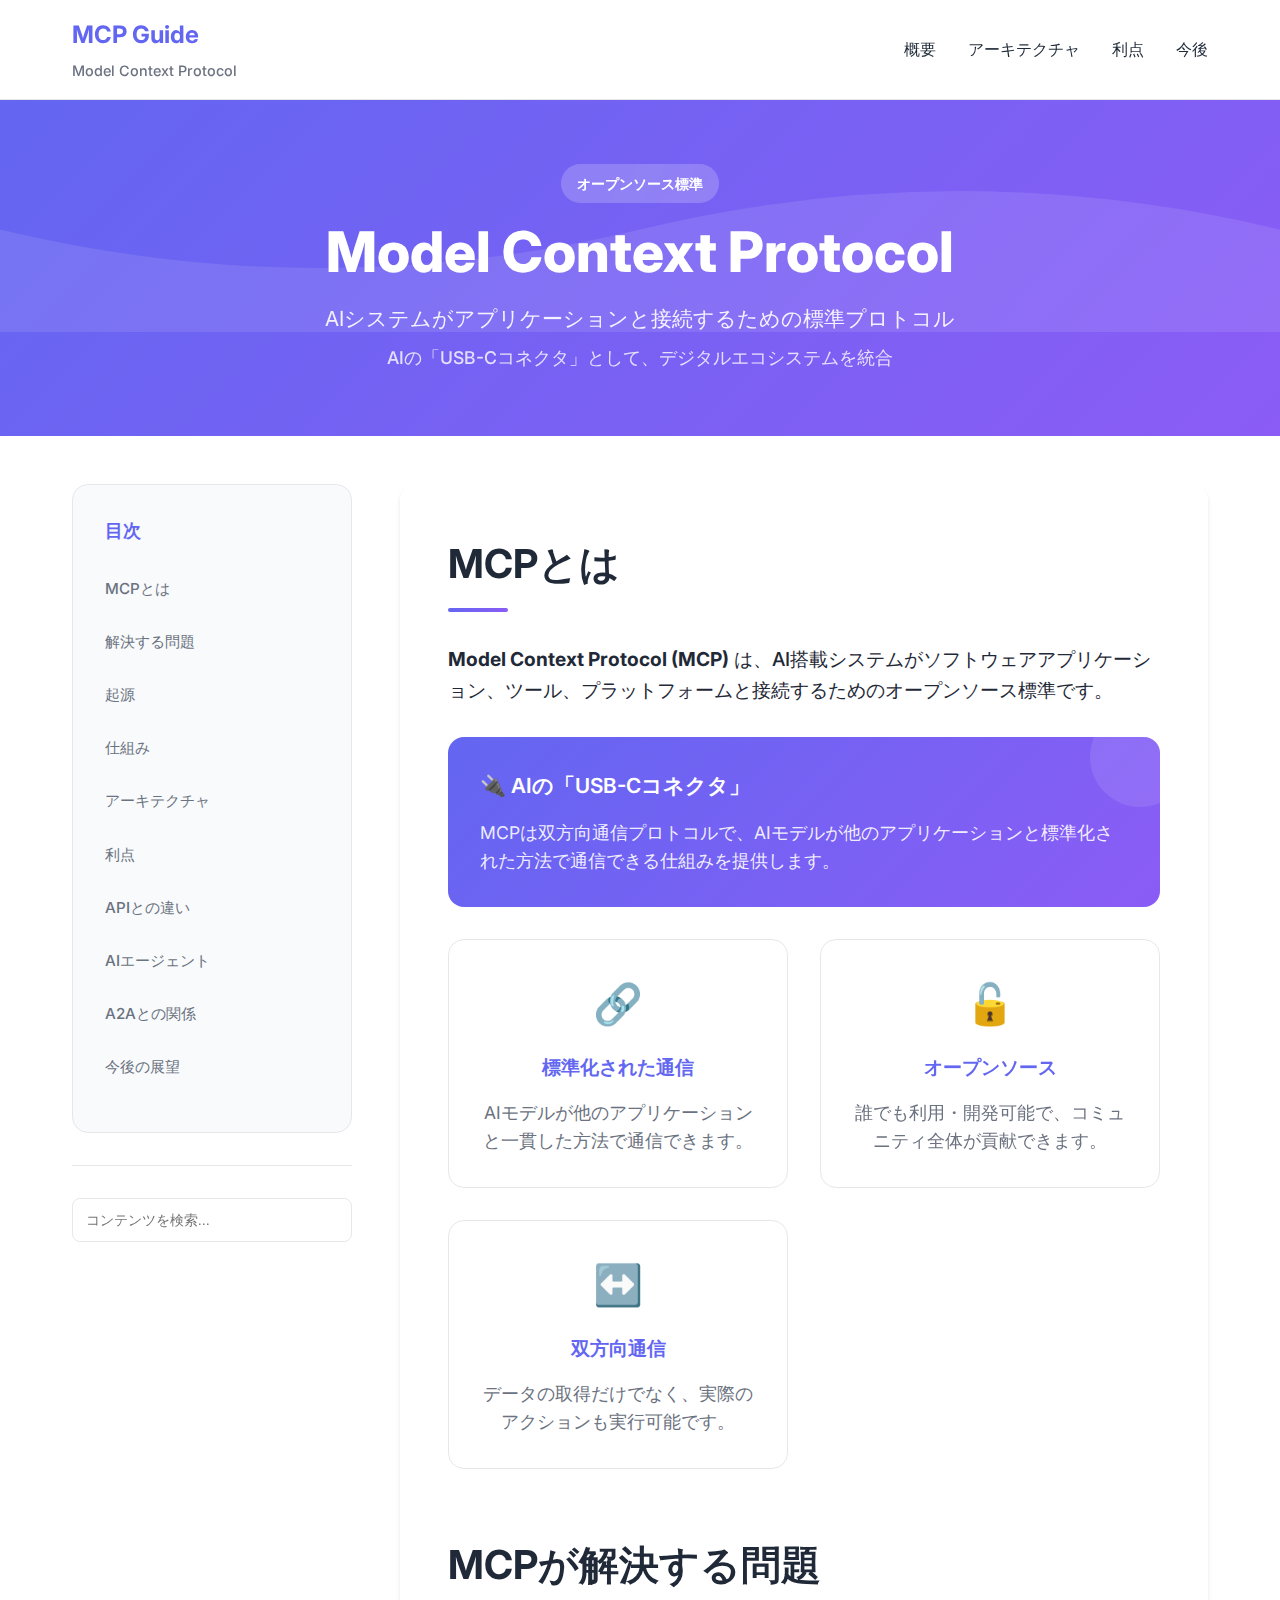
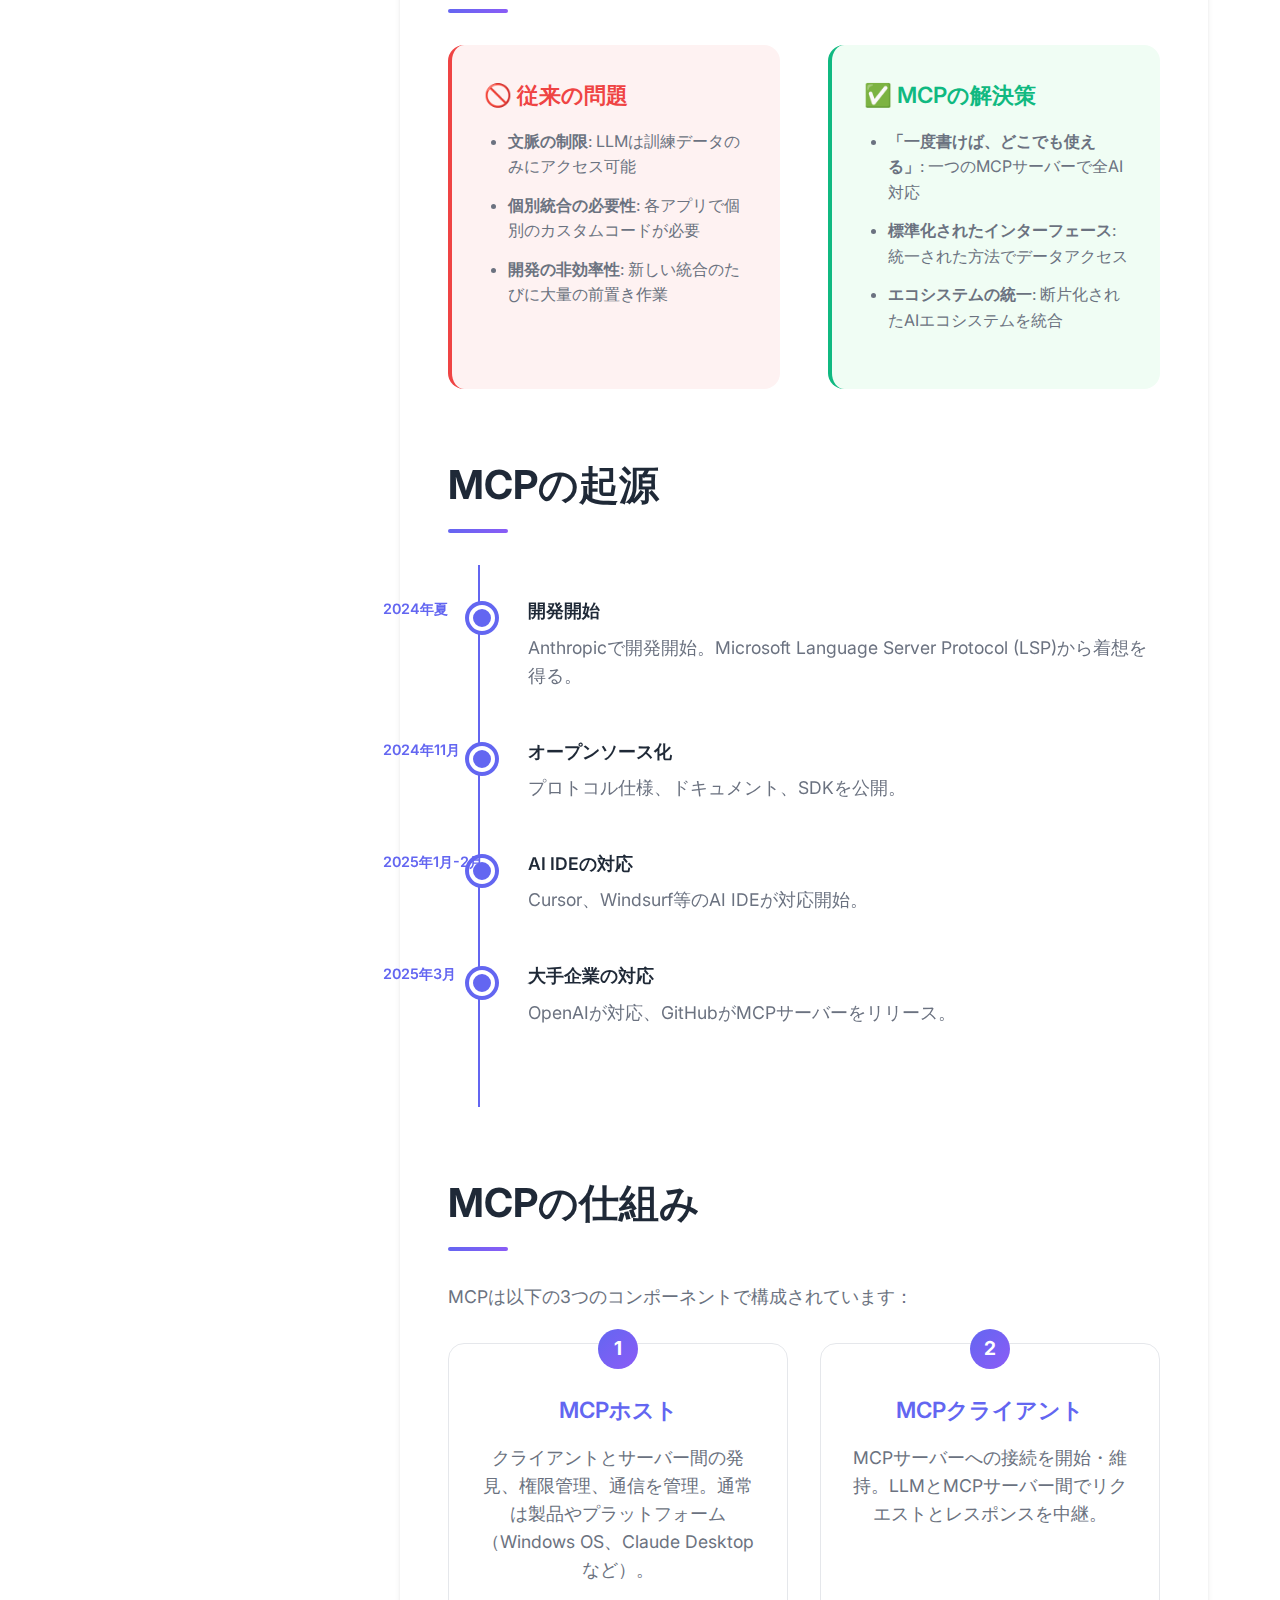
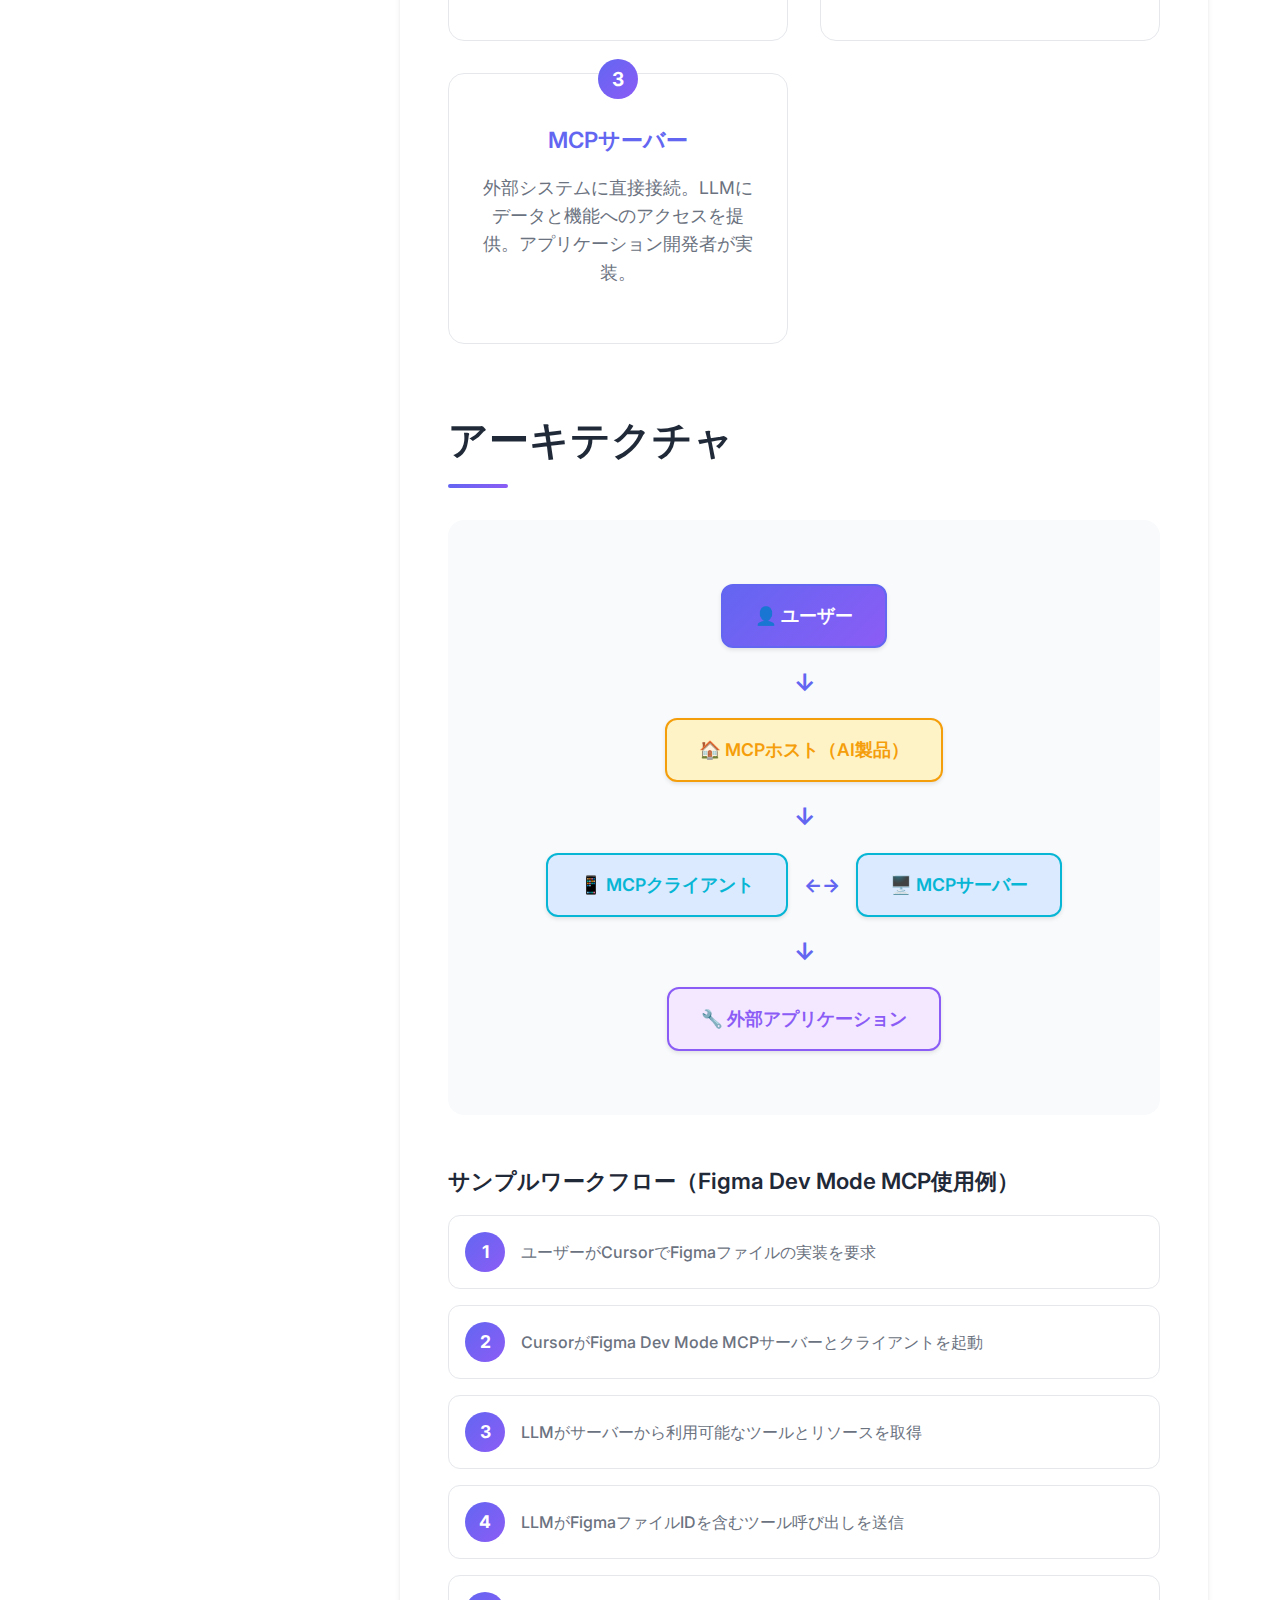
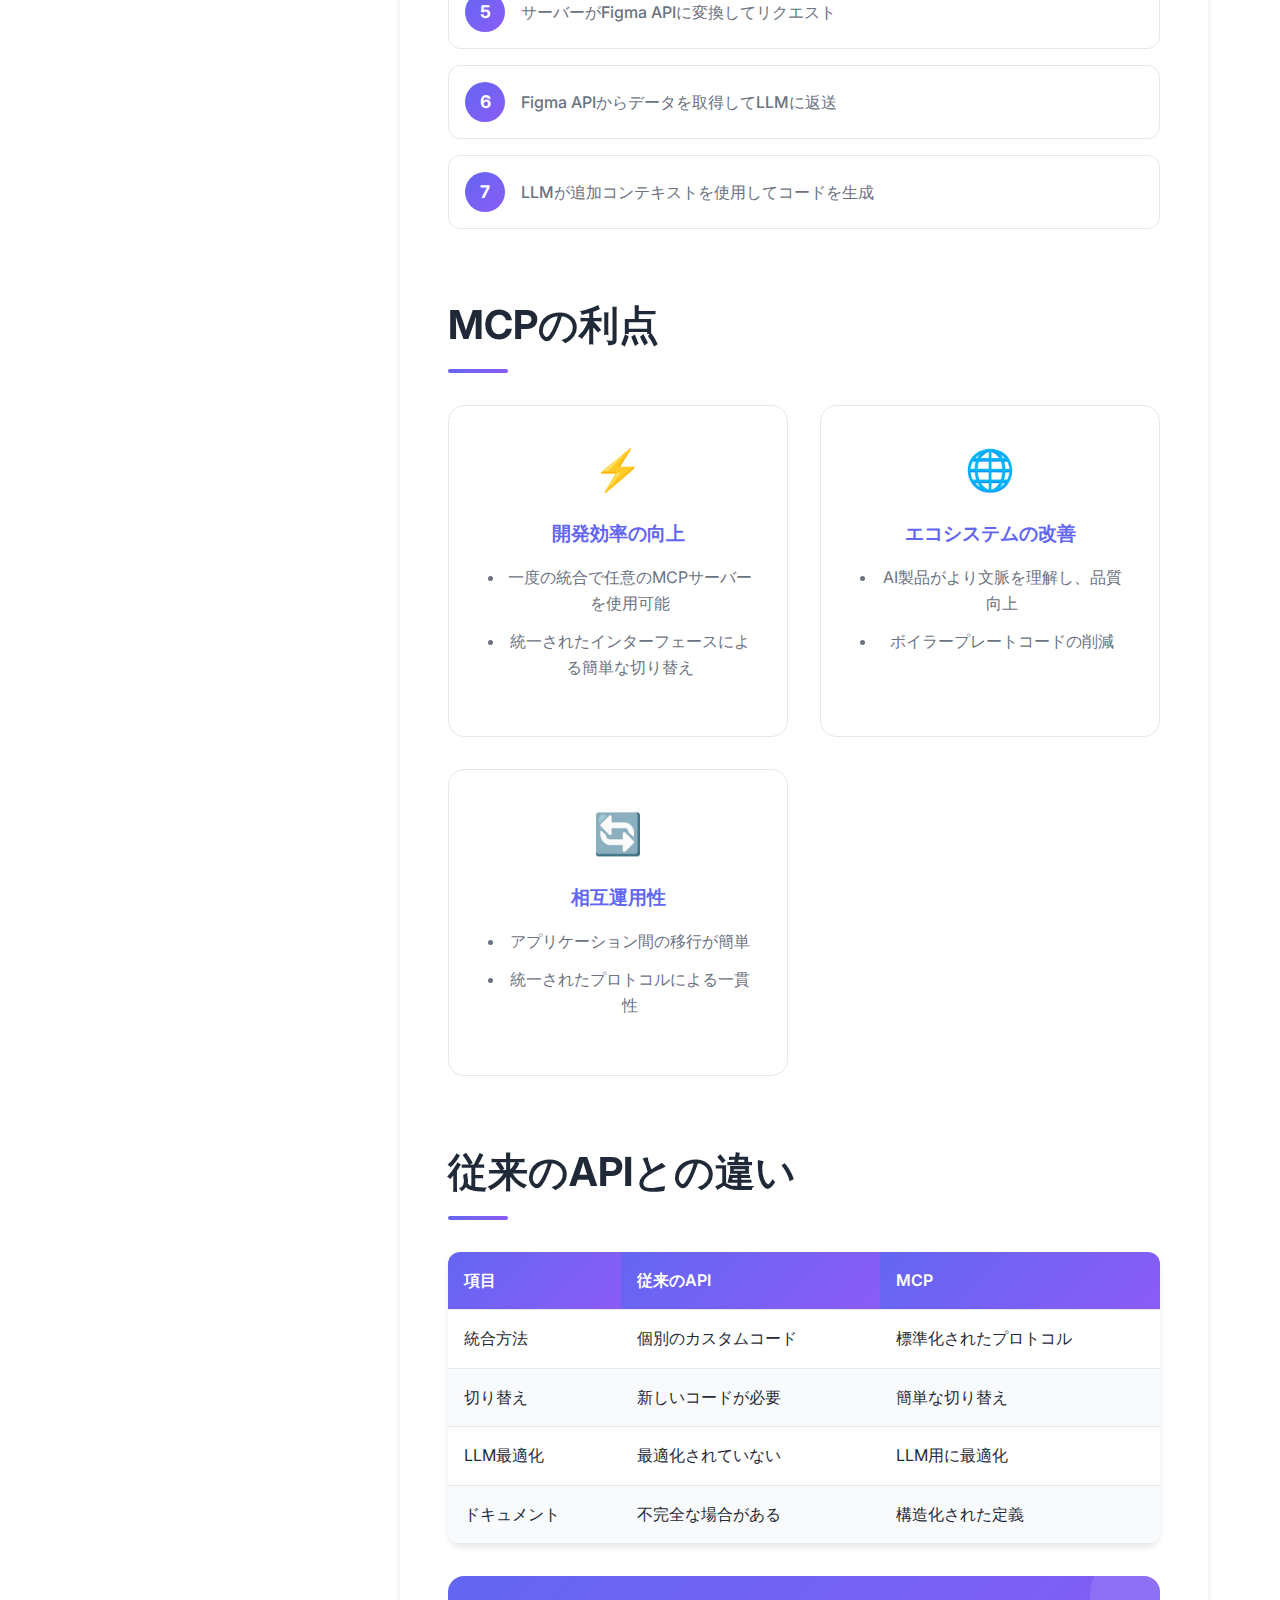
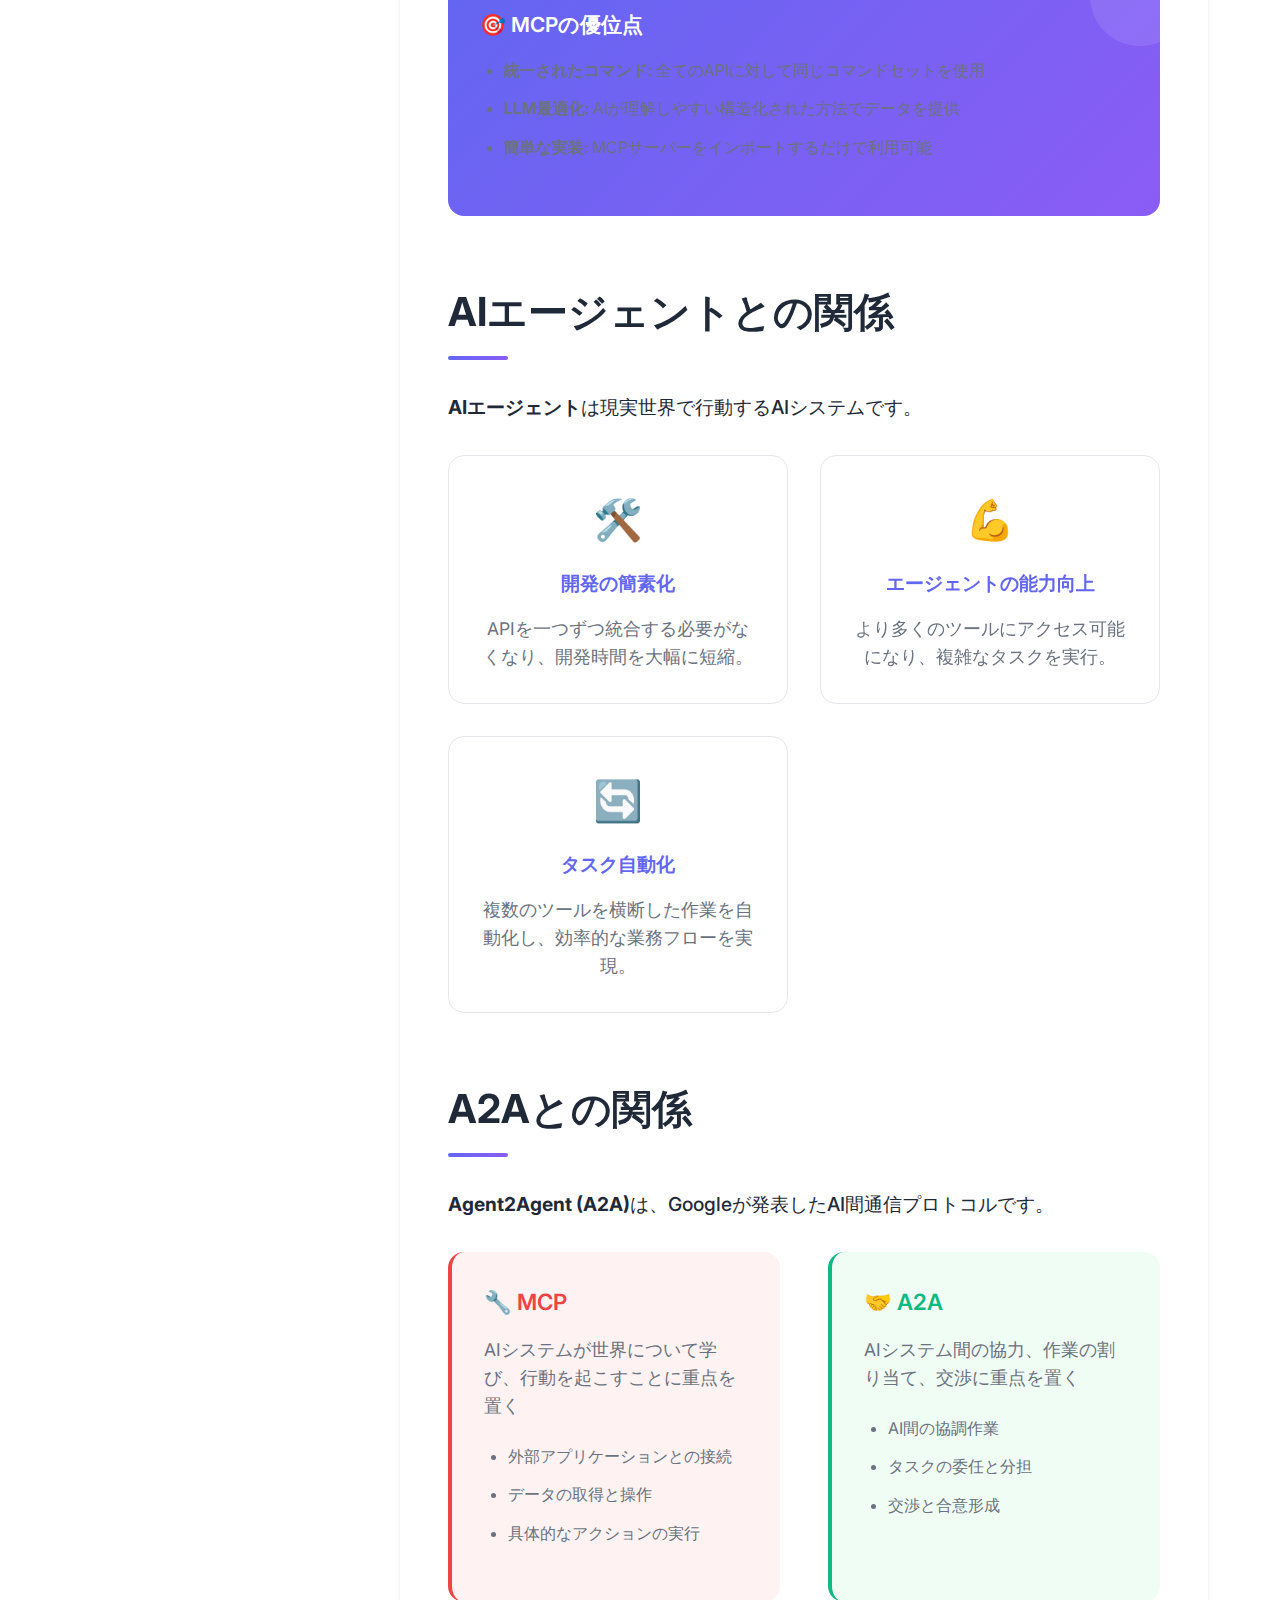
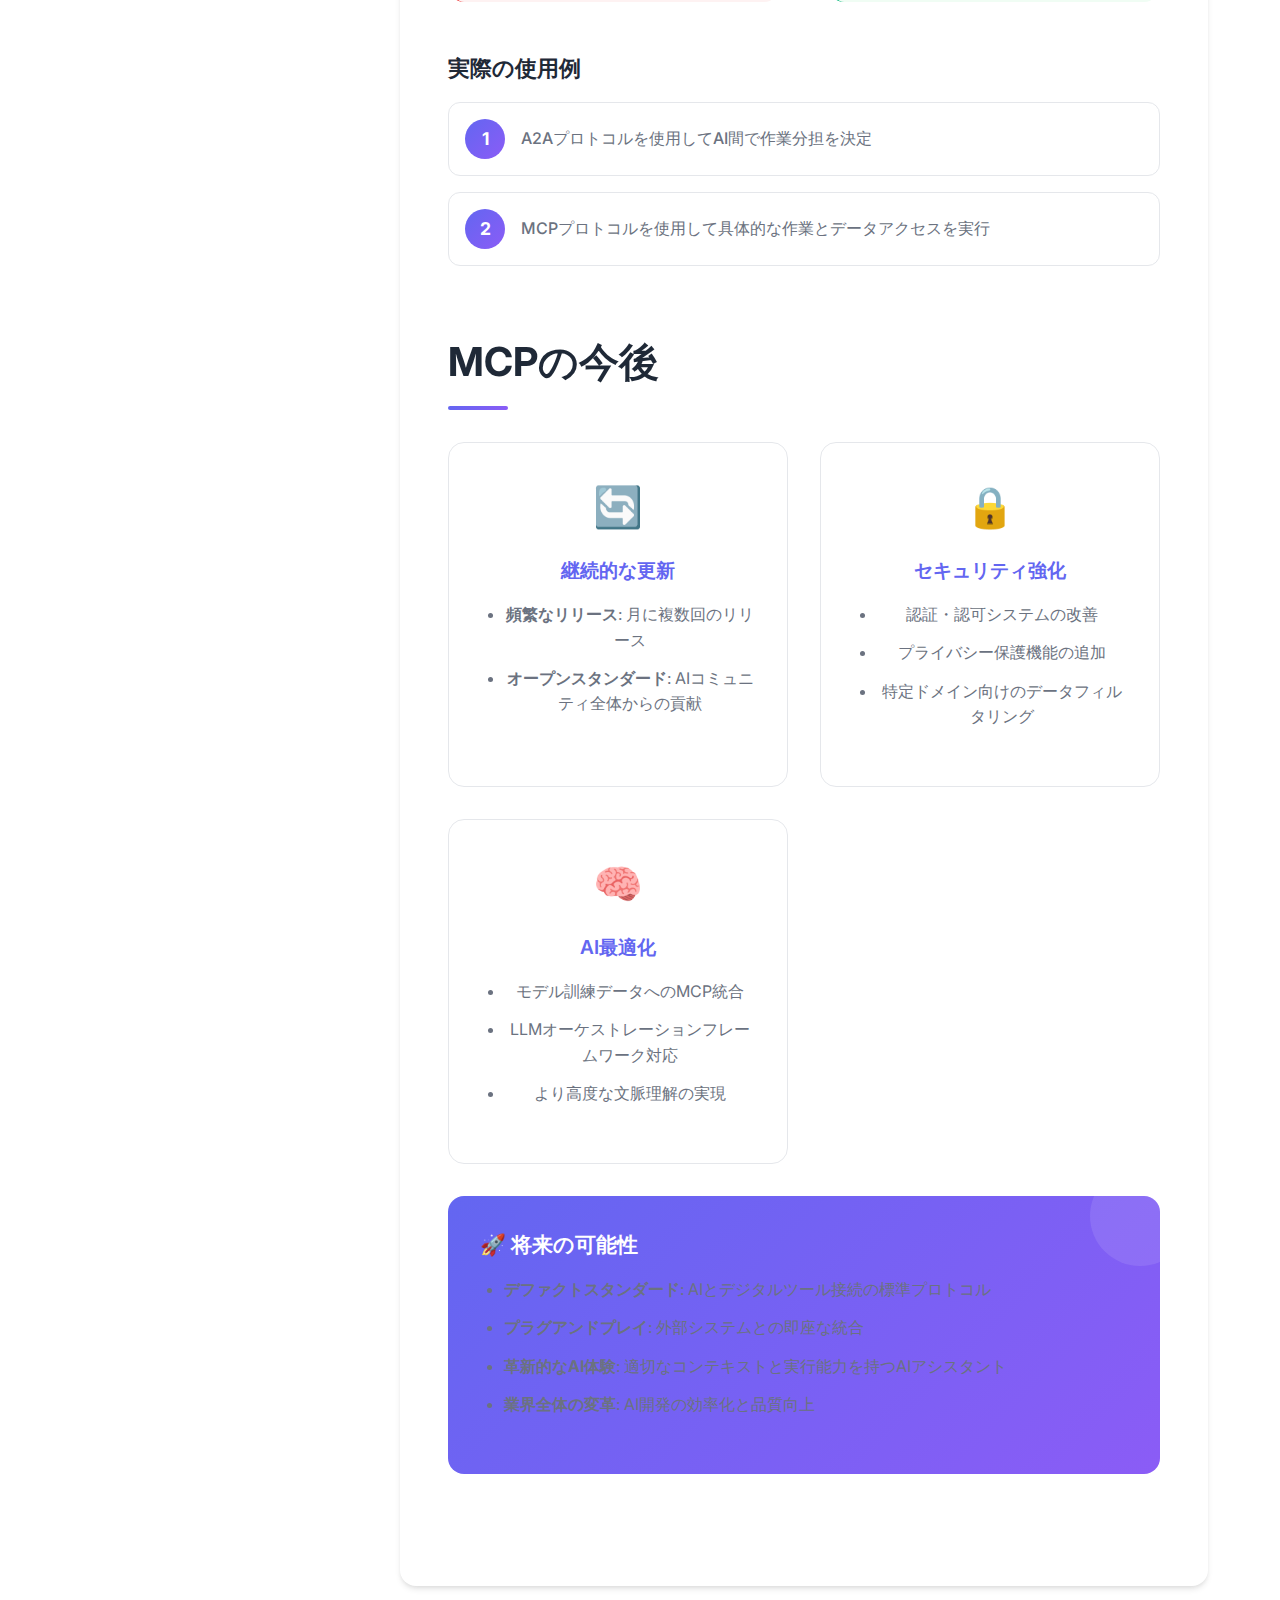
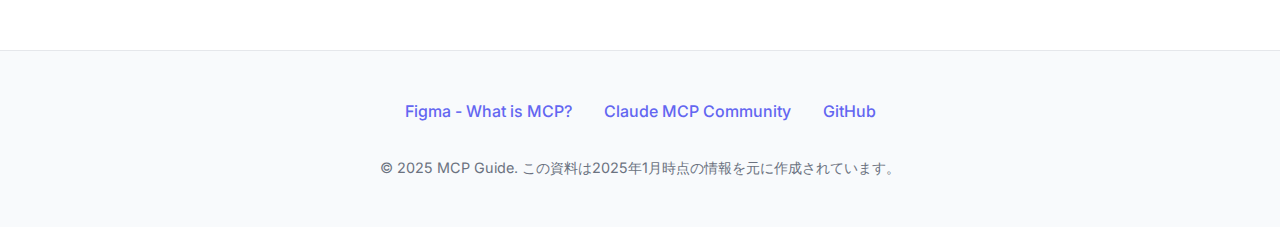
<file: index.html>
<!DOCTYPE html>
<html lang="ja">
<head>
    <meta charset="UTF-8">
    <meta name="viewport" content="width=device-width, initial-scale=1.0">
    <title>Model Context Protocol (MCP) - AIの未来を繋ぐ標準プロトコル</title>
    <meta name="description" content="MCPの包括的な解説 - AIシステムがアプリケーションと接続するための標準プロトコル">
    <link href="https://fonts.googleapis.com/css2?family=Inter:wght@300;400;500;600;700&display=swap" rel="stylesheet">
    <link rel="stylesheet" href="styles.css">
</head>
<body>
    <header class="header">
        <div class="container">
            <div class="header-content">
                <div class="logo">
                    <h1>MCP Guide</h1>
                    <span>Model Context Protocol</span>
                </div>
                <nav class="nav">
                    <a href="#overview">概要</a>
                    <a href="#architecture">アーキテクチャ</a>
                    <a href="#benefits">利点</a>
                    <a href="#future">今後</a>
                </nav>
            </div>
        </div>
    </header>

    <main>
        <section class="hero">
            <div class="container">
                <div class="hero-content">
                    <div class="badge">オープンソース標準</div>
                    <h1>Model Context Protocol</h1>
                    <p>AIシステムがアプリケーションと接続するための標準プロトコル</p>
                    <div class="hero-subtitle">AIの「USB-Cコネクタ」として、デジタルエコシステムを統合</div>
                </div>
            </div>
        </section>

        <div class="container">
            <div class="content-layout">
                <aside class="sidebar">
                    <nav class="table-of-contents">
                        <h3>目次</h3>
                        <ul>
                            <li><a href="#overview">MCPとは</a></li>
                            <li><a href="#problems">解決する問題</a></li>
                            <li><a href="#origin">起源</a></li>
                            <li><a href="#how-it-works">仕組み</a></li>
                            <li><a href="#architecture">アーキテクチャ</a></li>
                            <li><a href="#benefits">利点</a></li>
                            <li><a href="#comparison">APIとの違い</a></li>
                            <li><a href="#agents">AIエージェント</a></li>
                            <li><a href="#a2a">A2Aとの関係</a></li>
                            <li><a href="#future">今後の展望</a></li>
                        </ul>
                    </nav>
                </aside>

                <div class="main-content">
                    <section id="overview" class="section">
                        <h2>MCPとは</h2>
                        <p class="lead"><strong>Model Context Protocol (MCP)</strong> は、AI搭載システムがソフトウェアアプリケーション、ツール、プラットフォームと接続するためのオープンソース標準です。</p>
                        
                        <div class="highlight-box">
                            <h3>🔌 AIの「USB-Cコネクタ」</h3>
                            <p>MCPは双方向通信プロトコルで、AIモデルが他のアプリケーションと標準化された方法で通信できる仕組みを提供します。</p>
                        </div>

                        <div class="features-grid">
                            <div class="feature-card">
                                <div class="feature-icon">🔗</div>
                                <h3>標準化された通信</h3>
                                <p>AIモデルが他のアプリケーションと一貫した方法で通信できます。</p>
                            </div>
                            <div class="feature-card">
                                <div class="feature-icon">🔓</div>
                                <h3>オープンソース</h3>
                                <p>誰でも利用・開発可能で、コミュニティ全体が貢献できます。</p>
                            </div>
                            <div class="feature-card">
                                <div class="feature-icon">↔️</div>
                                <h3>双方向通信</h3>
                                <p>データの取得だけでなく、実際のアクションも実行可能です。</p>
                            </div>
                        </div>
                    </section>

                    <section id="problems" class="section">
                        <h2>MCPが解決する問題</h2>
                        
                        <div class="problem-solution">
                            <div class="problem-side">
                                <h3>🚫 従来の問題</h3>
                                <ul>
                                    <li><strong>文脈の制限</strong>: LLMは訓練データのみにアクセス可能</li>
                                    <li><strong>個別統合の必要性</strong>: 各アプリで個別のカスタムコードが必要</li>
                                    <li><strong>開発の非効率性</strong>: 新しい統合のたびに大量の前置き作業</li>
                                </ul>
                            </div>
                            <div class="solution-side">
                                <h3>✅ MCPの解決策</h3>
                                <ul>
                                    <li><strong>「一度書けば、どこでも使える」</strong>: 一つのMCPサーバーで全AI対応</li>
                                    <li><strong>標準化されたインターフェース</strong>: 統一された方法でデータアクセス</li>
                                    <li><strong>エコシステムの統一</strong>: 断片化されたAIエコシステムを統合</li>
                                </ul>
                            </div>
                        </div>
                    </section>

                    <section id="origin" class="section">
                        <h2>MCPの起源</h2>
                        <div class="timeline">
                            <div class="timeline-item">
                                <div class="timeline-date">2024年夏</div>
                                <div class="timeline-content">
                                    <h4>開発開始</h4>
                                    <p>Anthropicで開発開始。Microsoft Language Server Protocol (LSP)から着想を得る。</p>
                                </div>
                            </div>
                            <div class="timeline-item">
                                <div class="timeline-date">2024年11月</div>
                                <div class="timeline-content">
                                    <h4>オープンソース化</h4>
                                    <p>プロトコル仕様、ドキュメント、SDKを公開。</p>
                                </div>
                            </div>
                            <div class="timeline-item">
                                <div class="timeline-date">2025年1月-2月</div>
                                <div class="timeline-content">
                                    <h4>AI IDEの対応</h4>
                                    <p>Cursor、Windsurf等のAI IDEが対応開始。</p>
                                </div>
                            </div>
                            <div class="timeline-item">
                                <div class="timeline-date">2025年3月</div>
                                <div class="timeline-content">
                                    <h4>大手企業の対応</h4>
                                    <p>OpenAIが対応、GitHubがMCPサーバーをリリース。</p>
                                </div>
                            </div>
                        </div>
                    </section>

                    <section id="how-it-works" class="section">
                        <h2>MCPの仕組み</h2>
                        <p>MCPは以下の3つのコンポーネントで構成されています：</p>

                        <div class="components-grid">
                            <div class="component-card">
                                <div class="component-number">1</div>
                                <h3>MCPホスト</h3>
                                <p>クライアントとサーバー間の発見、権限管理、通信を管理。通常は製品やプラットフォーム（Windows OS、Claude Desktopなど）。</p>
                            </div>
                            <div class="component-card">
                                <div class="component-number">2</div>
                                <h3>MCPクライアント</h3>
                                <p>MCPサーバーへの接続を開始・維持。LLMとMCPサーバー間でリクエストとレスポンスを中継。</p>
                            </div>
                            <div class="component-card">
                                <div class="component-number">3</div>
                                <h3>MCPサーバー</h3>
                                <p>外部システムに直接接続。LLMにデータと機能へのアクセスを提供。アプリケーション開発者が実装。</p>
                            </div>
                        </div>
                    </section>

                    <section id="architecture" class="section">
                        <h2>アーキテクチャ</h2>
                        <div class="architecture-diagram">
                            <div class="arch-level">
                                <div class="arch-box user">👤 ユーザー</div>
                            </div>
                            <div class="arch-arrow">↓</div>
                            <div class="arch-level">
                                <div class="arch-box host">🏠 MCPホスト（AI製品）</div>
                            </div>
                            <div class="arch-arrow">↓</div>
                            <div class="arch-level">
                                <div class="arch-box client">📱 MCPクライアント</div>
                                <div class="arch-connection">←→</div>
                                <div class="arch-box server">🖥️ MCPサーバー</div>
                            </div>
                            <div class="arch-arrow">↓</div>
                            <div class="arch-level">
                                <div class="arch-box app">🔧 外部アプリケーション</div>
                            </div>
                        </div>

                        <div class="workflow">
                            <h3>サンプルワークフロー（Figma Dev Mode MCP使用例）</h3>
                            <div class="workflow-steps">
                                <div class="workflow-step">
                                    <div class="step-number">1</div>
                                    <div class="step-content">ユーザーがCursorでFigmaファイルの実装を要求</div>
                                </div>
                                <div class="workflow-step">
                                    <div class="step-number">2</div>
                                    <div class="step-content">CursorがFigma Dev Mode MCPサーバーとクライアントを起動</div>
                                </div>
                                <div class="workflow-step">
                                    <div class="step-number">3</div>
                                    <div class="step-content">LLMがサーバーから利用可能なツールとリソースを取得</div>
                                </div>
                                <div class="workflow-step">
                                    <div class="step-number">4</div>
                                    <div class="step-content">LLMがFigmaファイルIDを含むツール呼び出しを送信</div>
                                </div>
                                <div class="workflow-step">
                                    <div class="step-number">5</div>
                                    <div class="step-content">サーバーがFigma APIに変換してリクエスト</div>
                                </div>
                                <div class="workflow-step">
                                    <div class="step-number">6</div>
                                    <div class="step-content">Figma APIからデータを取得してLLMに返送</div>
                                </div>
                                <div class="workflow-step">
                                    <div class="step-number">7</div>
                                    <div class="step-content">LLMが追加コンテキストを使用してコードを生成</div>
                                </div>
                            </div>
                        </div>
                    </section>

                    <section id="benefits" class="section">
                        <h2>MCPの利点</h2>
                        <div class="features-grid">
                            <div class="feature-card">
                                <div class="feature-icon">⚡</div>
                                <h3>開発効率の向上</h3>
                                <ul>
                                    <li>一度の統合で任意のMCPサーバーを使用可能</li>
                                    <li>統一されたインターフェースによる簡単な切り替え</li>
                                </ul>
                            </div>
                            <div class="feature-card">
                                <div class="feature-icon">🌐</div>
                                <h3>エコシステムの改善</h3>
                                <ul>
                                    <li>AI製品がより文脈を理解し、品質向上</li>
                                    <li>ボイラープレートコードの削減</li>
                                </ul>
                            </div>
                            <div class="feature-card">
                                <div class="feature-icon">🔄</div>
                                <h3>相互運用性</h3>
                                <ul>
                                    <li>アプリケーション間の移行が簡単</li>
                                    <li>統一されたプロトコルによる一貫性</li>
                                </ul>
                            </div>
                        </div>
                    </section>

                    <section id="comparison" class="section">
                        <h2>従来のAPIとの違い</h2>
                        <table class="comparison-table">
                            <thead>
                                <tr>
                                    <th>項目</th>
                                    <th>従来のAPI</th>
                                    <th>MCP</th>
                                </tr>
                            </thead>
                            <tbody>
                                <tr>
                                    <td>統合方法</td>
                                    <td>個別のカスタムコード</td>
                                    <td>標準化されたプロトコル</td>
                                </tr>
                                <tr>
                                    <td>切り替え</td>
                                    <td>新しいコードが必要</td>
                                    <td>簡単な切り替え</td>
                                </tr>
                                <tr>
                                    <td>LLM最適化</td>
                                    <td>最適化されていない</td>
                                    <td>LLM用に最適化</td>
                                </tr>
                                <tr>
                                    <td>ドキュメント</td>
                                    <td>不完全な場合がある</td>
                                    <td>構造化された定義</td>
                                </tr>
                            </tbody>
                        </table>

                        <div class="highlight-box">
                            <h3>🎯 MCPの優位点</h3>
                            <ul>
                                <li><strong>統一されたコマンド</strong>: 全てのAPIに対して同じコマンドセットを使用</li>
                                <li><strong>LLM最適化</strong>: AIが理解しやすい構造化された方法でデータを提供</li>
                                <li><strong>簡単な実装</strong>: MCPサーバーをインポートするだけで利用可能</li>
                            </ul>
                        </div>
                    </section>

                    <section id="agents" class="section">
                        <h2>AIエージェントとの関係</h2>
                        <p class="lead"><strong>AIエージェント</strong>は現実世界で行動するAIシステムです。</p>
                        
                        <div class="features-grid">
                            <div class="feature-card">
                                <div class="feature-icon">🛠️</div>
                                <h3>開発の簡素化</h3>
                                <p>APIを一つずつ統合する必要がなくなり、開発時間を大幅に短縮。</p>
                            </div>
                            <div class="feature-card">
                                <div class="feature-icon">💪</div>
                                <h3>エージェントの能力向上</h3>
                                <p>より多くのツールにアクセス可能になり、複雑なタスクを実行。</p>
                            </div>
                            <div class="feature-card">
                                <div class="feature-icon">🔄</div>
                                <h3>タスク自動化</h3>
                                <p>複数のツールを横断した作業を自動化し、効率的な業務フローを実現。</p>
                            </div>
                        </div>
                    </section>

                    <section id="a2a" class="section">
                        <h2>A2Aとの関係</h2>
                        <p class="lead"><strong>Agent2Agent (A2A)</strong>は、Googleが発表したAI間通信プロトコルです。</p>
                        
                        <div class="problem-solution">
                            <div class="problem-side">
                                <h3>🔧 MCP</h3>
                                <p>AIシステムが世界について学び、行動を起こすことに重点を置く</p>
                                <ul>
                                    <li>外部アプリケーションとの接続</li>
                                    <li>データの取得と操作</li>
                                    <li>具体的なアクションの実行</li>
                                </ul>
                            </div>
                            <div class="solution-side">
                                <h3>🤝 A2A</h3>
                                <p>AIシステム間の協力、作業の割り当て、交渉に重点を置く</p>
                                <ul>
                                    <li>AI間の協調作業</li>
                                    <li>タスクの委任と分担</li>
                                    <li>交渉と合意形成</li>
                                </ul>
                            </div>
                        </div>

                        <div class="workflow">
                            <h3>実際の使用例</h3>
                            <div class="workflow-steps">
                                <div class="workflow-step">
                                    <div class="step-number">1</div>
                                    <div class="step-content">A2Aプロトコルを使用してAI間で作業分担を決定</div>
                                </div>
                                <div class="workflow-step">
                                    <div class="step-number">2</div>
                                    <div class="step-content">MCPプロトコルを使用して具体的な作業とデータアクセスを実行</div>
                                </div>
                            </div>
                        </div>
                    </section>

                    <section id="future" class="section">
                        <h2>MCPの今後</h2>
                        
                        <div class="features-grid">
                            <div class="feature-card">
                                <div class="feature-icon">🔄</div>
                                <h3>継続的な更新</h3>
                                <ul>
                                    <li><strong>頻繁なリリース</strong>: 月に複数回のリリース</li>
                                    <li><strong>オープンスタンダード</strong>: AIコミュニティ全体からの貢献</li>
                                </ul>
                            </div>
                            <div class="feature-card">
                                <div class="feature-icon">🔒</div>
                                <h3>セキュリティ強化</h3>
                                <ul>
                                    <li>認証・認可システムの改善</li>
                                    <li>プライバシー保護機能の追加</li>
                                    <li>特定ドメイン向けのデータフィルタリング</li>
                                </ul>
                            </div>
                            <div class="feature-card">
                                <div class="feature-icon">🧠</div>
                                <h3>AI最適化</h3>
                                <ul>
                                    <li>モデル訓練データへのMCP統合</li>
                                    <li>LLMオーケストレーションフレームワーク対応</li>
                                    <li>より高度な文脈理解の実現</li>
                                </ul>
                            </div>
                        </div>

                        <div class="highlight-box">
                            <h3>🚀 将来の可能性</h3>
                            <ul>
                                <li><strong>デファクトスタンダード</strong>: AIとデジタルツール接続の標準プロトコル</li>
                                <li><strong>プラグアンドプレイ</strong>: 外部システムとの即座な統合</li>
                                <li><strong>革新的なAI体験</strong>: 適切なコンテキストと実行能力を持つAIアシスタント</li>
                                <li><strong>業界全体の変革</strong>: AI開発の効率化と品質向上</li>
                            </ul>
                        </div>
                    </section>
                </div>
            </div>
        </div>
    </main>

    <footer class="footer">
        <div class="container">
            <div class="footer-content">
                <div class="footer-links">
                    <a href="https://www.figma.com/resource-library/what-is-mcp/" target="_blank">Figma - What is MCP?</a>
                    <a href="https://www.claudemcp.com/docs/introduction" target="_blank">Claude MCP Community</a>
                    <a href="https://github.com/modelcontextprotocol" target="_blank">GitHub</a>
                </div>
                <div class="footer-info">
                    <p>&copy; 2025 MCP Guide. この資料は2025年1月時点の情報を元に作成されています。</p>
                </div>
            </div>
        </div>
    </footer>

    <script src="script.js"></script>
</body>
</html>
</file>
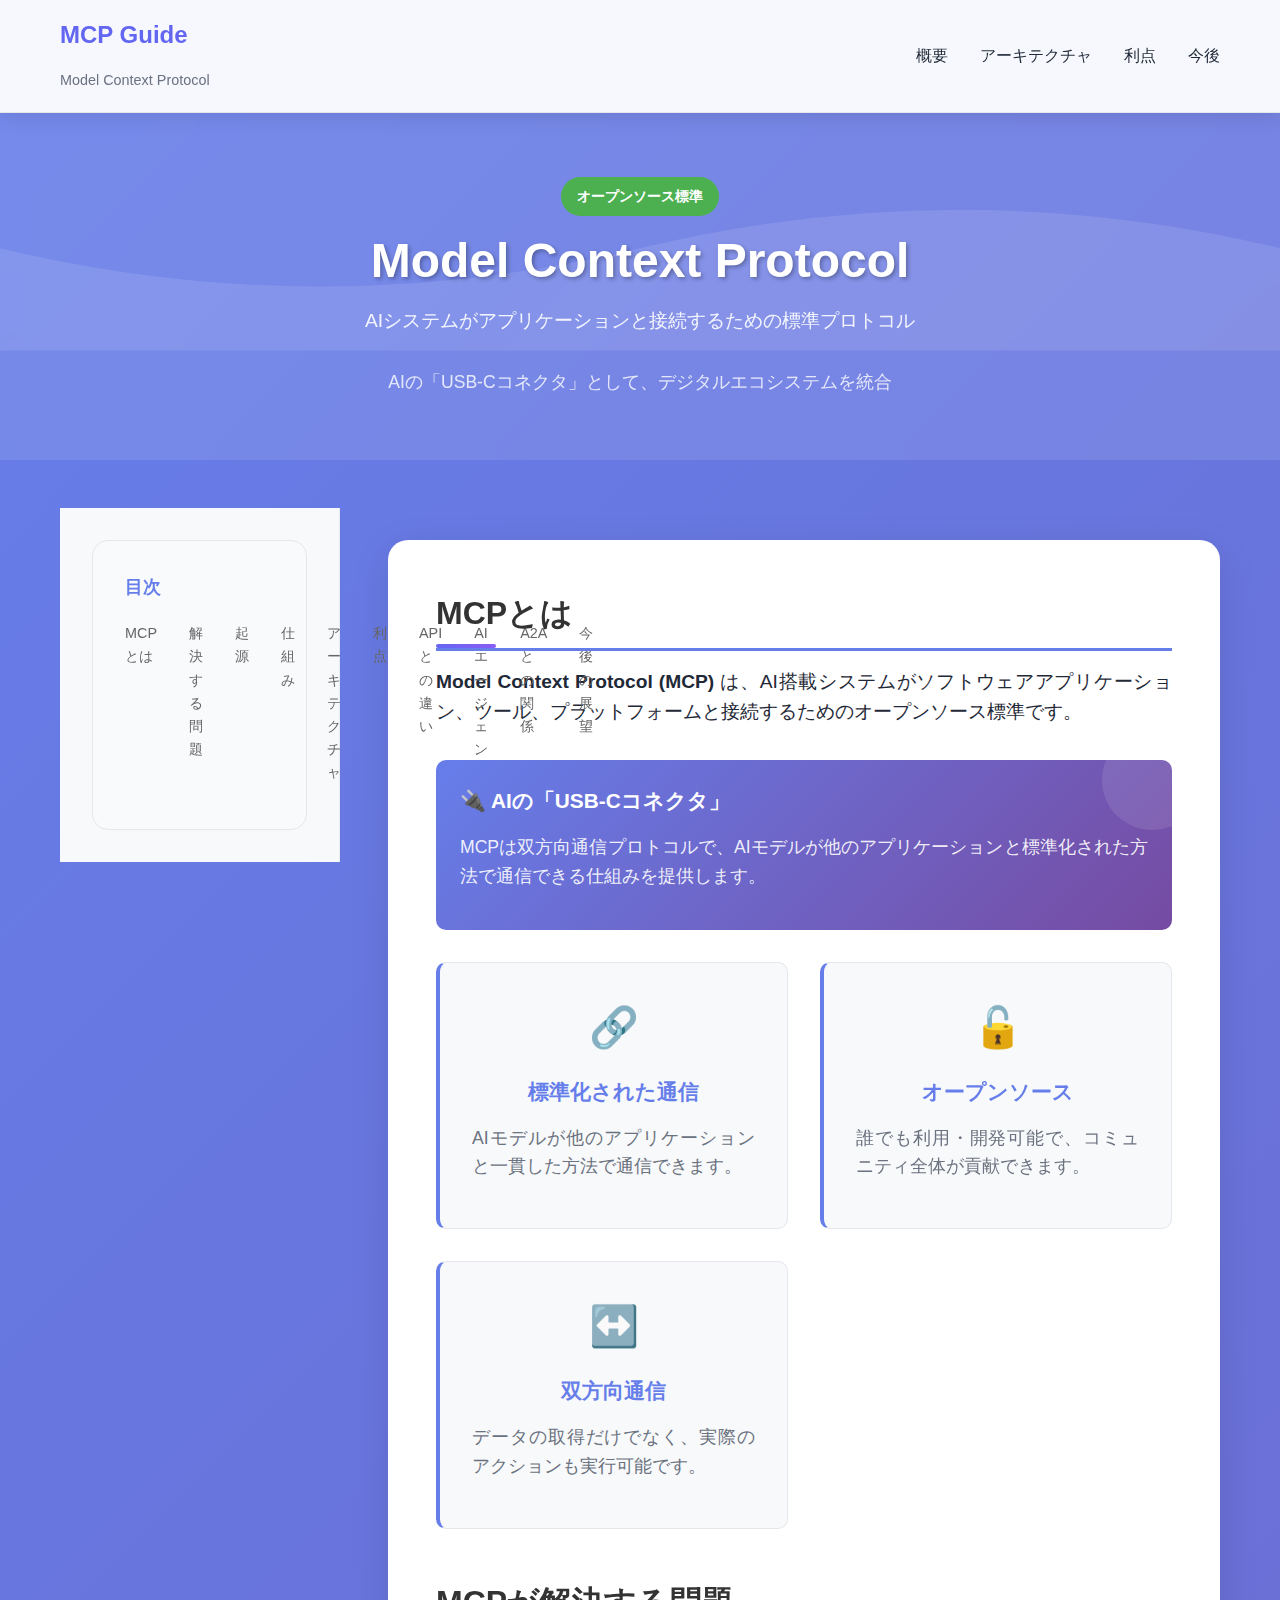
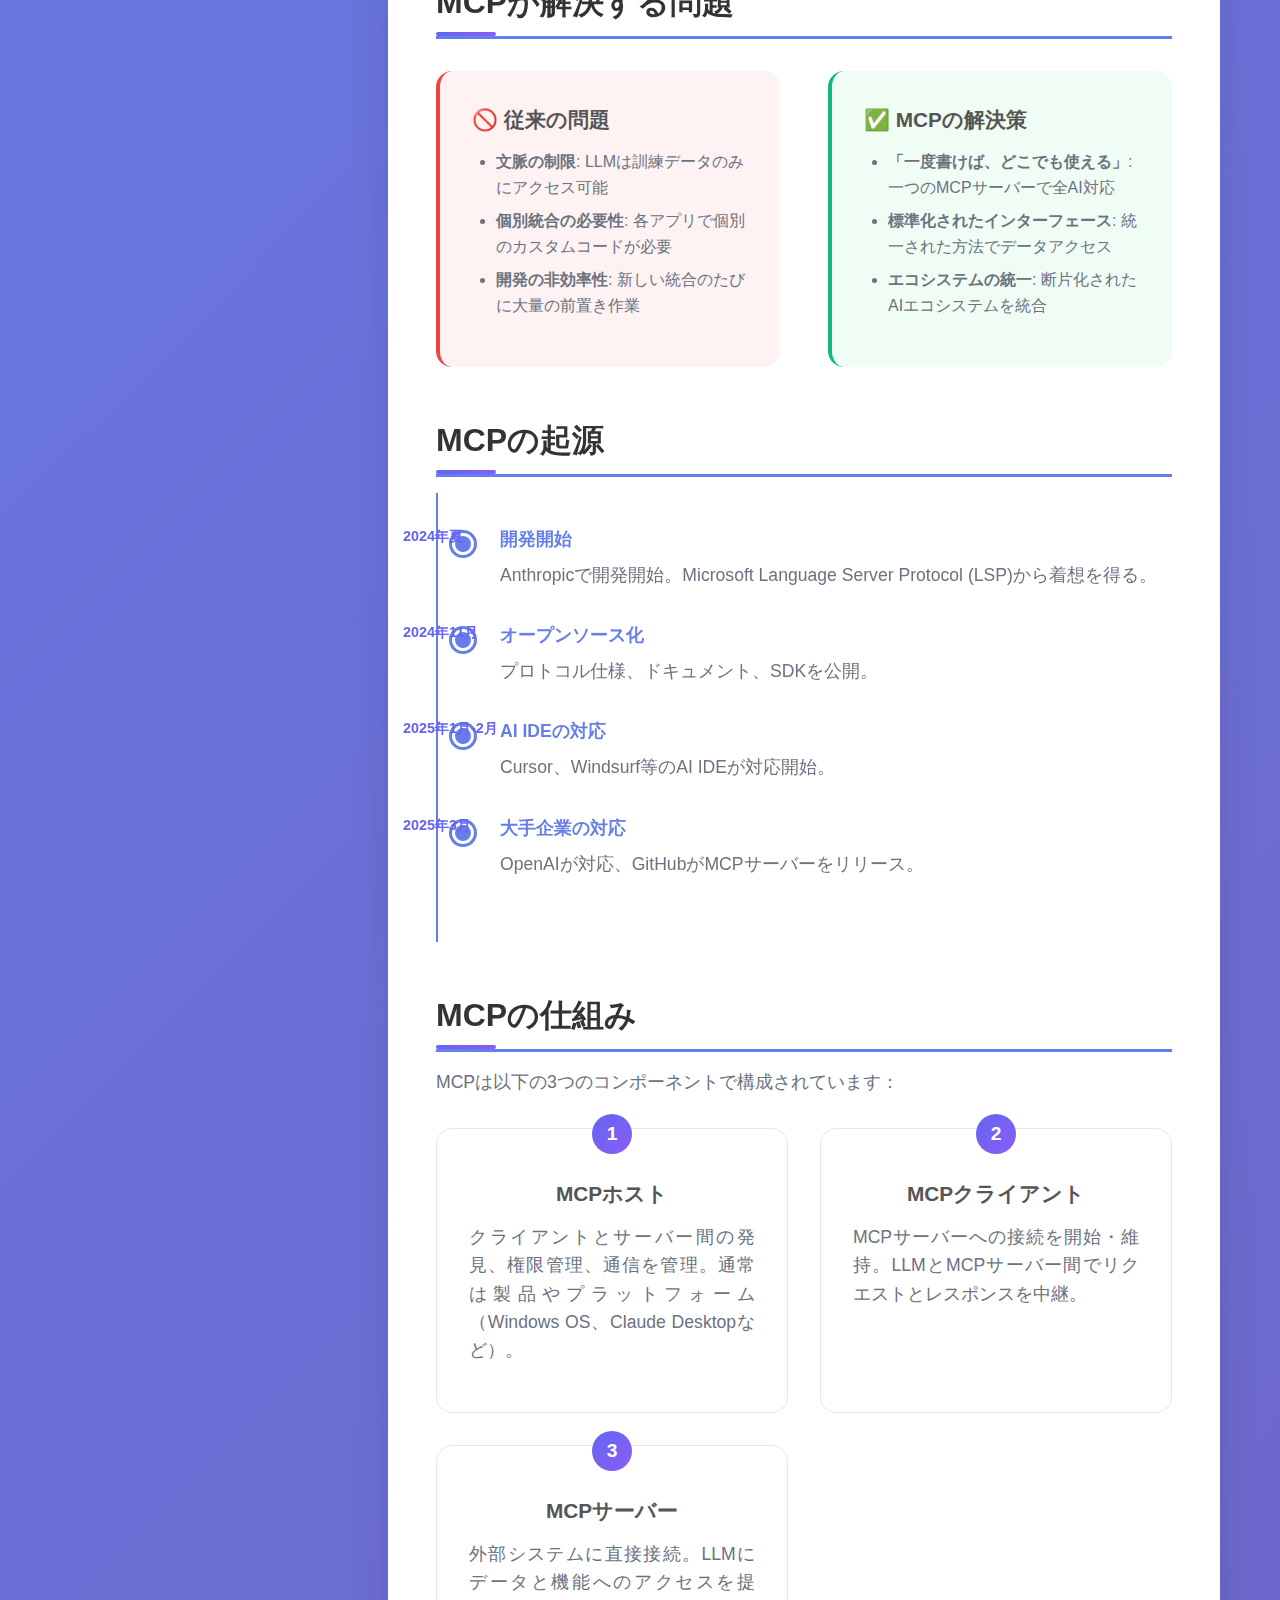
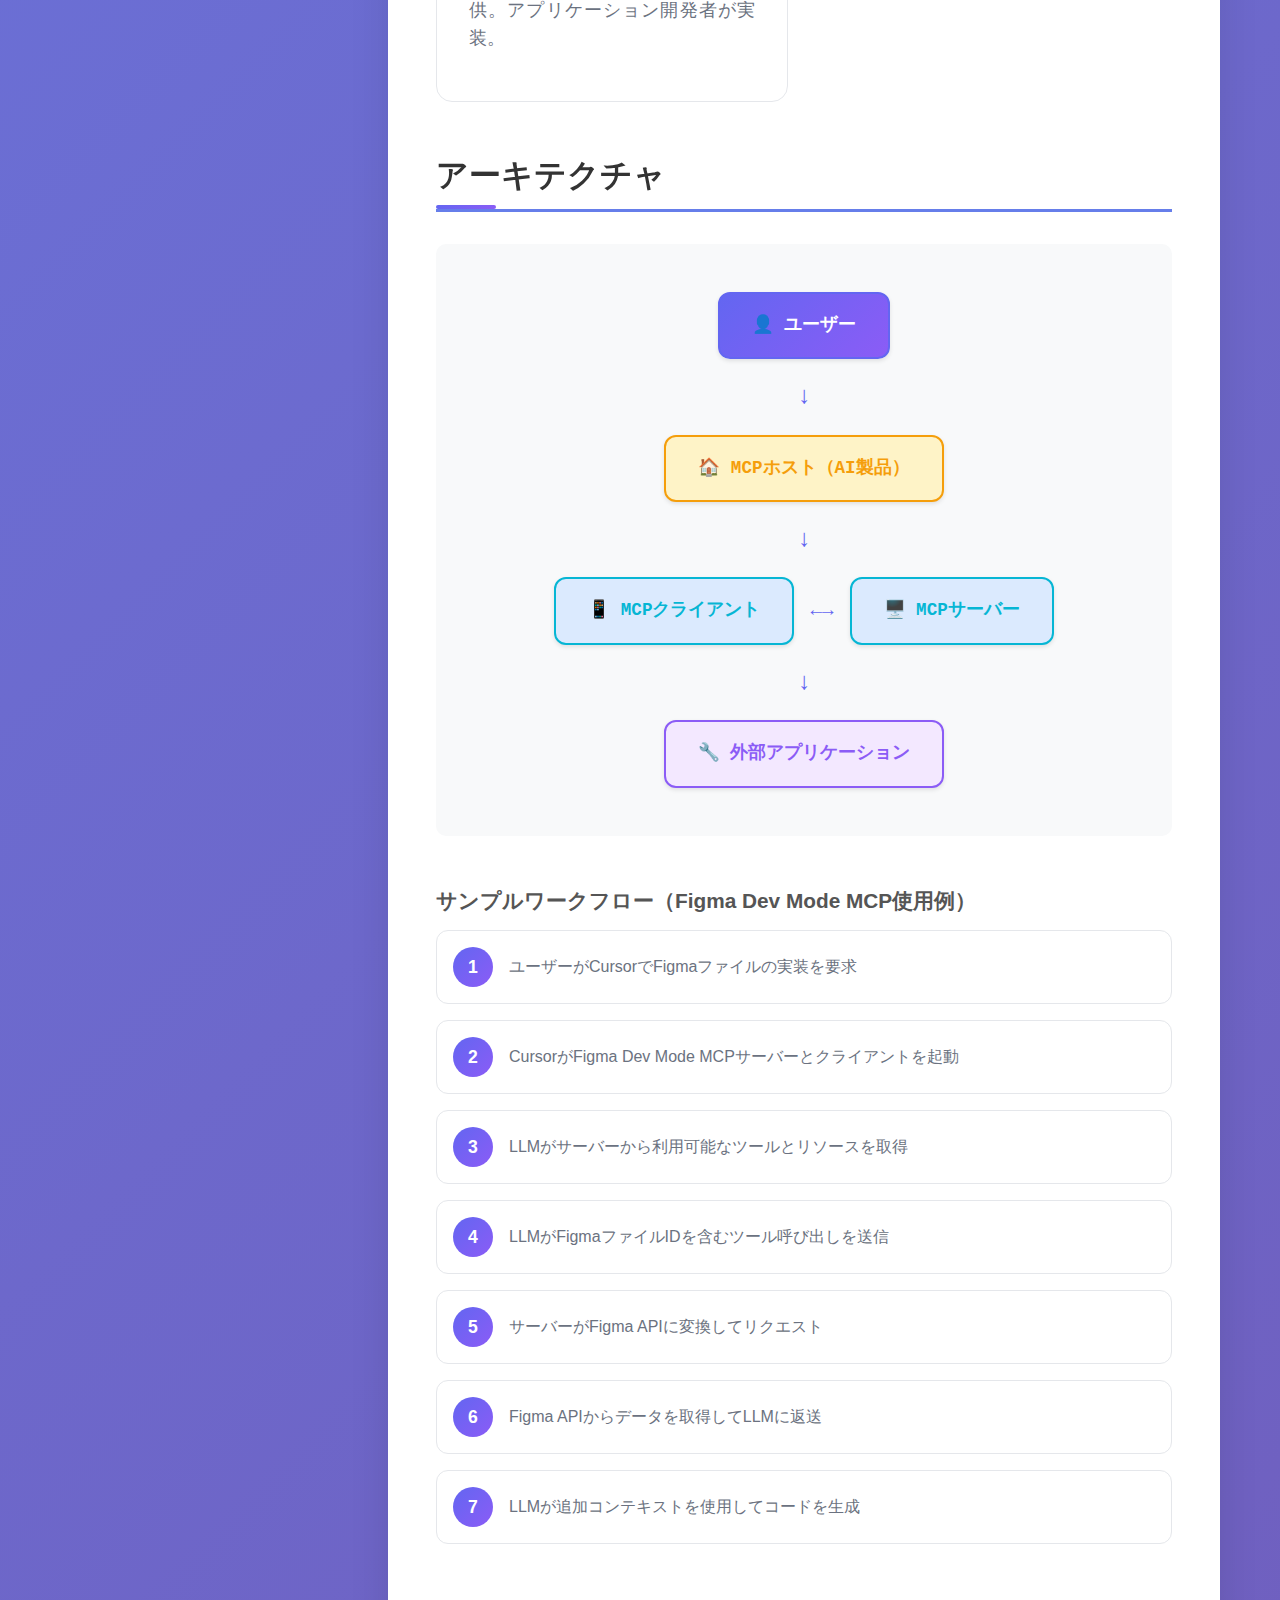
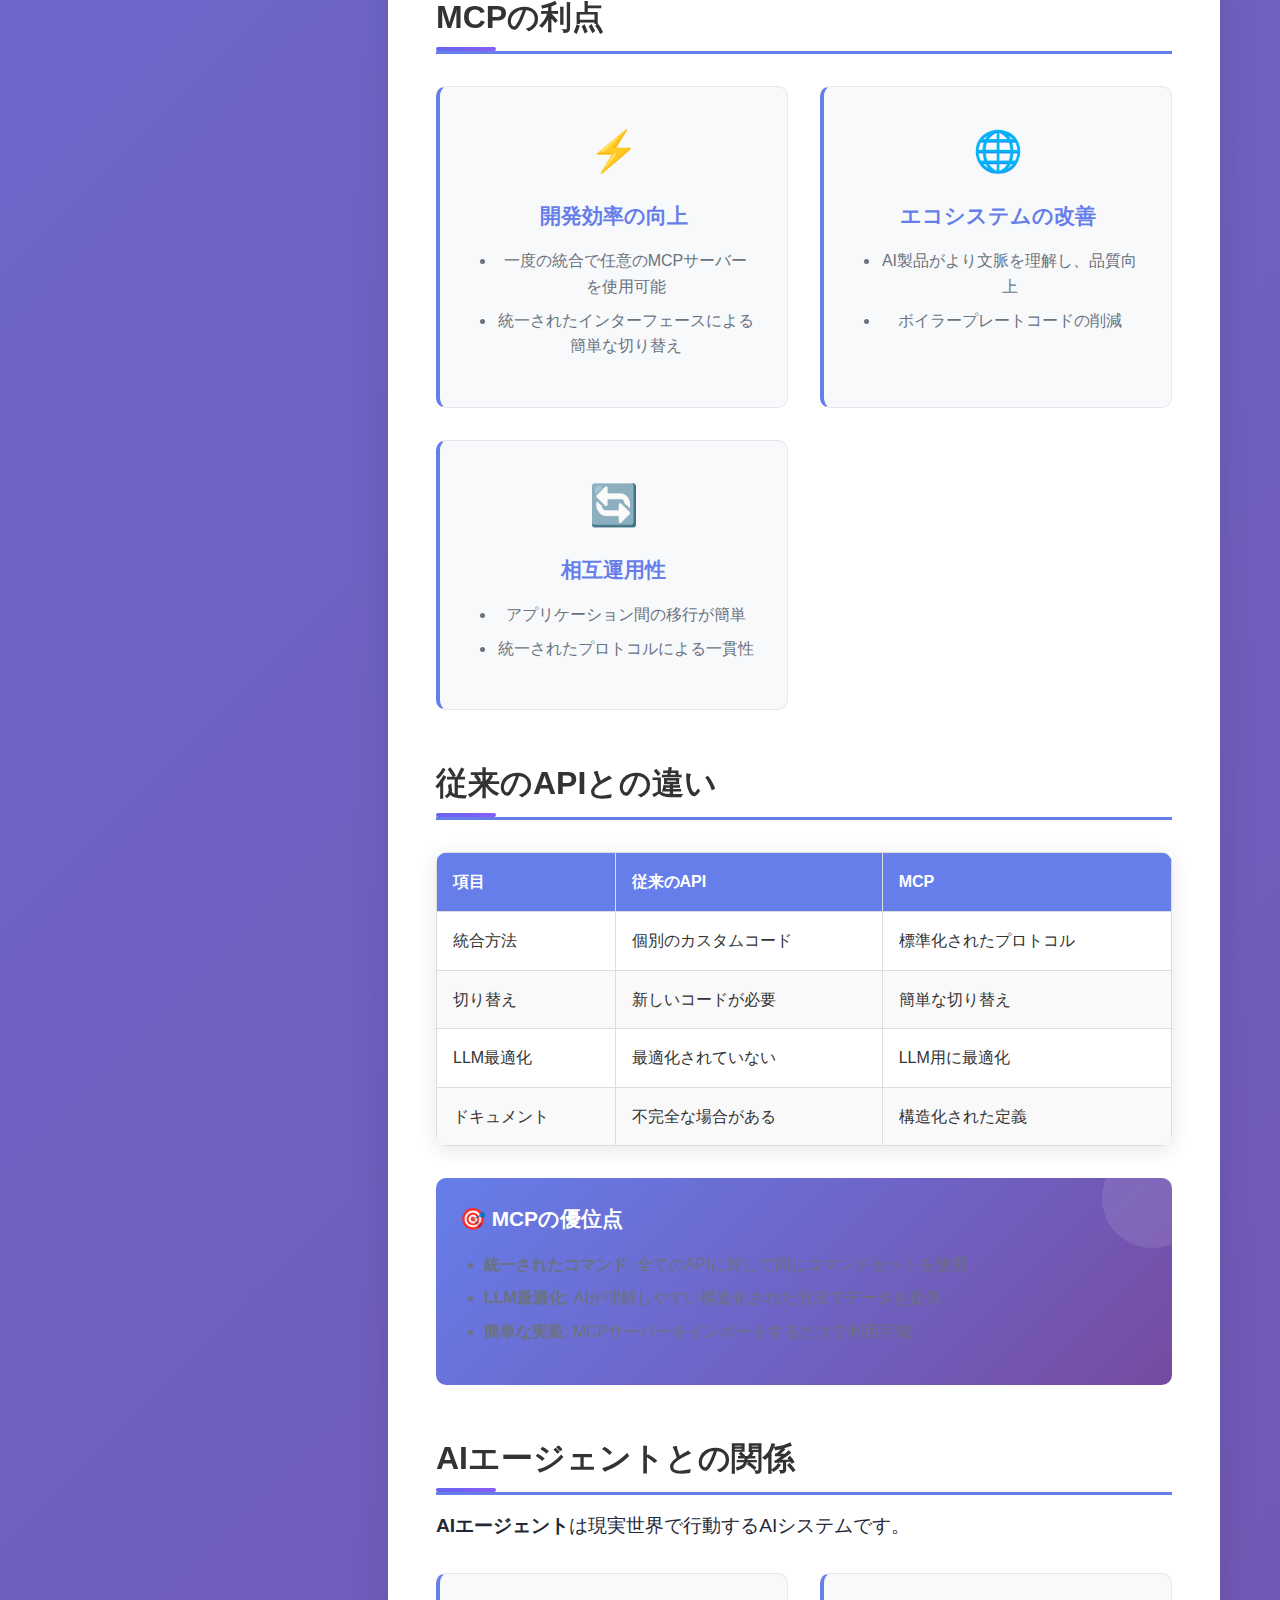
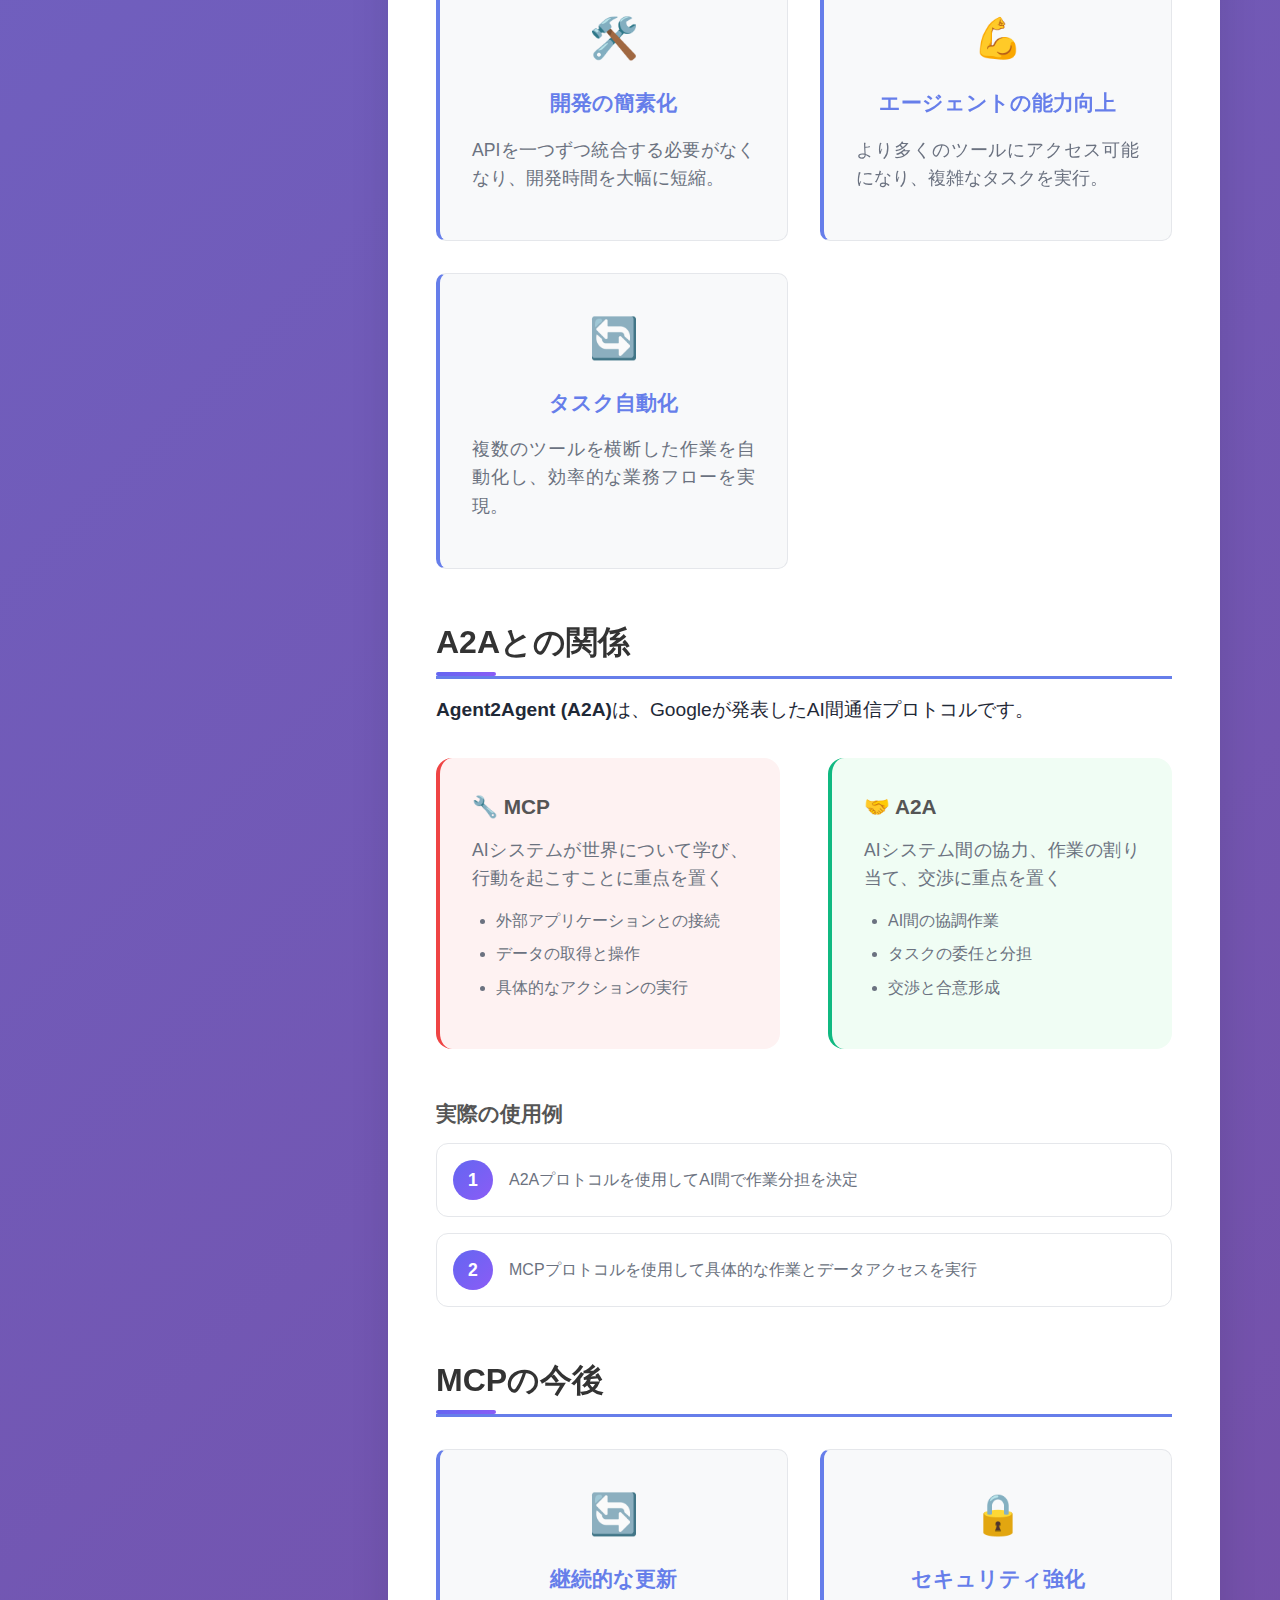
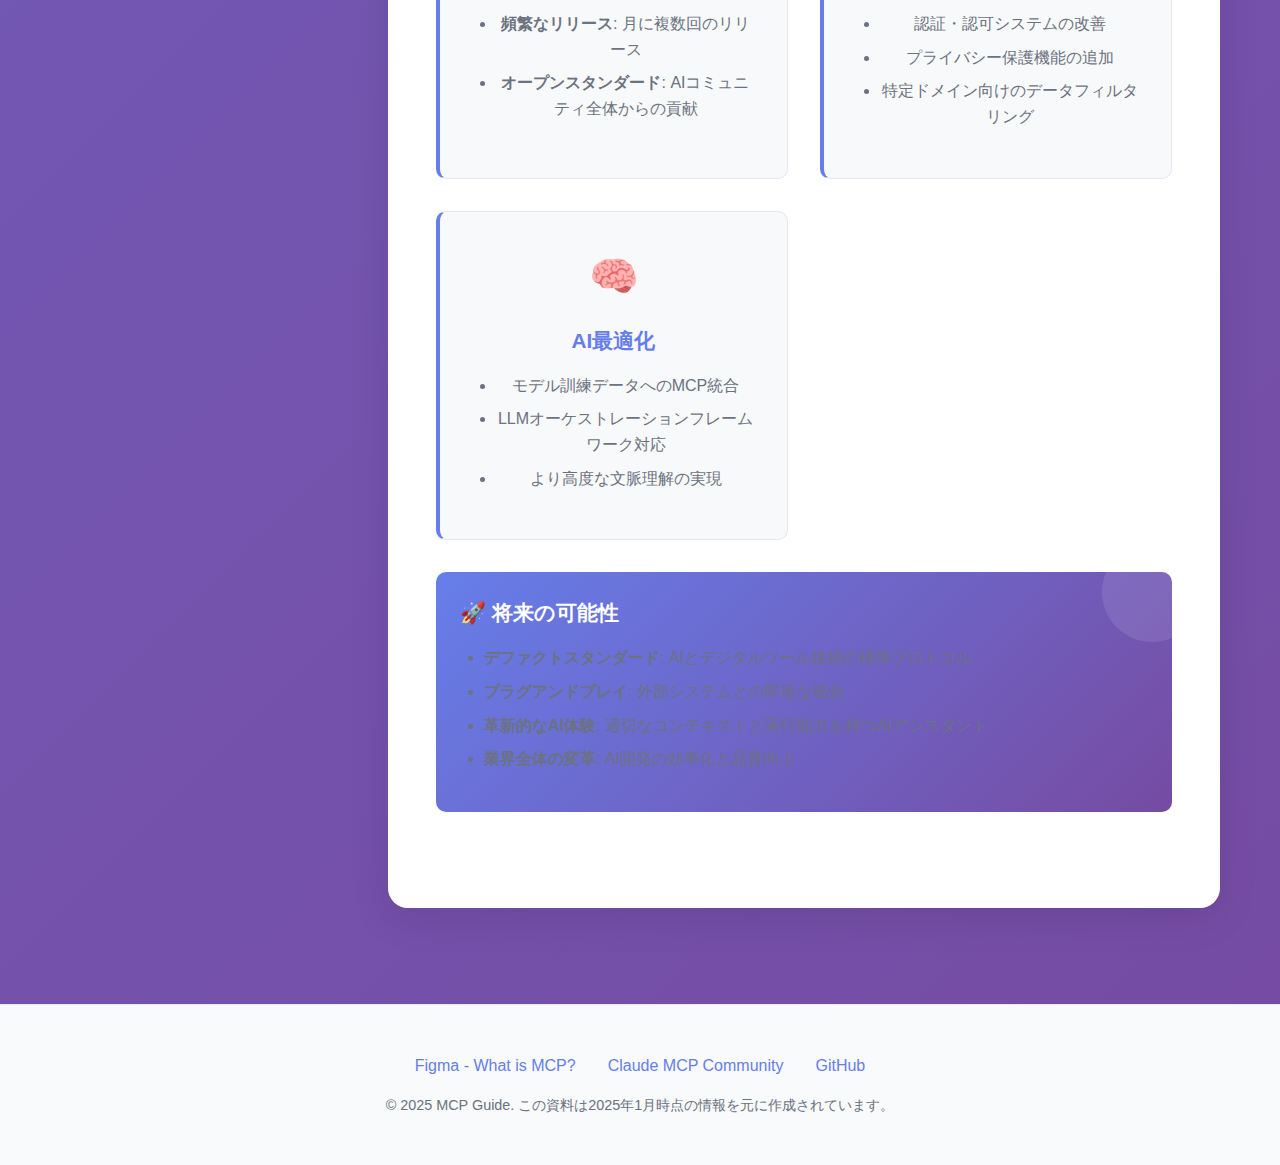
<file: 3_MCPについて/index.html>
<!DOCTYPE html>
<html lang="ja">
<head>
    <meta charset="UTF-8">
    <meta name="viewport" content="width=device-width, initial-scale=1.0">
    <title>Model Context Protocol (MCP) - AIの未来を繋ぐ標準プロトコル</title>
    <meta name="description" content="MCPの包括的な解説 - AIシステムがアプリケーションと接続するための標準プロトコル">
    <link href="https://fonts.googleapis.com/css2?family=Inter:wght@300;400;500;600;700&display=swap" rel="stylesheet">
    <link rel="stylesheet" href="styles.css">
    <style>
        * {
            margin: 0;
            padding: 0;
            box-sizing: border-box;
        }

        body {
            font-family: -apple-system, BlinkMacSystemFont, 'Segoe UI', Roboto, 'Helvetica Neue', Arial, sans-serif;
            line-height: 1.6;
            color: #333;
            background: linear-gradient(135deg, #667eea 0%, #764ba2 100%);
            min-height: 100vh;
        }

        .container {
            max-width: 1200px;
            margin: 0 auto;
            padding: 0 20px;
        }

        header {
            background: rgba(255, 255, 255, 0.95);
            backdrop-filter: blur(10px);
            box-shadow: 0 4px 20px rgba(0, 0, 0, 0.1);
            position: sticky;
            top: 0;
            z-index: 100;
        }

        .header-content {
            display: flex;
            justify-content: space-between;
            align-items: center;
            padding: 1rem 0;
        }

        .logo {
            font-size: 1.5rem;
            font-weight: bold;
            color: #667eea;
        }

        nav ul {
            display: flex;
            list-style: none;
            gap: 2rem;
        }

        nav a {
            text-decoration: none;
            color: #333;
            font-weight: 500;
            transition: color 0.3s;
        }

        nav a:hover {
            color: #667eea;
        }

        .hero {
            background: rgba(255, 255, 255, 0.1);
            backdrop-filter: blur(10px);
            color: white;
            padding: 4rem 0;
            text-align: center;
            margin-bottom: 2rem;
        }

        .hero h1 {
            font-size: 3rem;
            margin-bottom: 1rem;
            text-shadow: 2px 2px 4px rgba(0, 0, 0, 0.3);
        }

        .hero p {
            font-size: 1.2rem;
            margin-bottom: 2rem;
            opacity: 0.9;
        }

        .badge {
            background: #4CAF50;
            color: white;
            padding: 0.5rem 1rem;
            border-radius: 20px;
            font-size: 0.9rem;
            font-weight: bold;
            display: inline-block;
            margin-bottom: 1rem;
        }

        .main-content {
            background: white;
            margin: 2rem 0;
            border-radius: 20px;
            box-shadow: 0 10px 40px rgba(0, 0, 0, 0.1);
            overflow: hidden;
        }

        .content-wrapper {
            display: grid;
            grid-template-columns: 250px 1fr;
            min-height: 70vh;
        }

        .sidebar {
            background: #f8f9fa;
            padding: 2rem;
            border-right: 1px solid #e9ecef;
        }

        .sidebar h3 {
            font-size: 1.1rem;
            margin-bottom: 1rem;
            color: #667eea;
        }

        .sidebar ul {
            list-style: none;
        }

        .sidebar li {
            margin-bottom: 0.5rem;
        }

        .sidebar a {
            text-decoration: none;
            color: #666;
            font-size: 0.9rem;
            transition: color 0.3s;
            display: block;
            padding: 0.3rem 0;
        }

        .sidebar a:hover {
            color: #667eea;
        }

        .content {
            padding: 2rem;
        }

        .section {
            margin-bottom: 3rem;
        }

        .section h2 {
            font-size: 2rem;
            margin-bottom: 1rem;
            color: #333;
            border-bottom: 3px solid #667eea;
            padding-bottom: 0.5rem;
        }

        .section h3 {
            font-size: 1.3rem;
            margin-bottom: 0.8rem;
            color: #555;
        }

        .section p {
            margin-bottom: 1rem;
            text-align: justify;
        }

        .section ul {
            margin-bottom: 1rem;
            padding-left: 1.5rem;
        }

        .section li {
            margin-bottom: 0.5rem;
        }

        .highlight-box {
            background: linear-gradient(135deg, #667eea, #764ba2);
            color: white;
            padding: 1.5rem;
            border-radius: 10px;
            margin: 1.5rem 0;
        }

        .highlight-box h3 {
            color: white;
            margin-bottom: 1rem;
        }

        .feature-grid {
            display: grid;
            grid-template-columns: repeat(auto-fit, minmax(300px, 1fr));
            gap: 2rem;
            margin: 2rem 0;
        }

        .feature-card {
            background: #f8f9fa;
            padding: 2rem;
            border-radius: 10px;
            border-left: 4px solid #667eea;
        }

        .feature-card h3 {
            color: #667eea;
            margin-bottom: 1rem;
        }

        .comparison-table {
            width: 100%;
            border-collapse: collapse;
            margin: 2rem 0;
            box-shadow: 0 4px 20px rgba(0, 0, 0, 0.1);
        }

        .comparison-table th,
        .comparison-table td {
            border: 1px solid #ddd;
            padding: 1rem;
            text-align: left;
        }

        .comparison-table th {
            background: #667eea;
            color: white;
            font-weight: bold;
        }

        .comparison-table tr:nth-child(even) {
            background: #f9f9f9;
        }

        .architecture-diagram {
            background: #f8f9fa;
            padding: 2rem;
            border-radius: 10px;
            margin: 2rem 0;
            text-align: center;
            font-family: monospace;
            font-size: 1.1rem;
            line-height: 1.8;
        }

        .workflow-steps {
            counter-reset: step-counter;
        }

        .workflow-steps li {
            counter-increment: step-counter;
            margin-bottom: 1rem;
            position: relative;
            padding-left: 3rem;
        }

        .workflow-steps li::before {
            content: counter(step-counter);
            position: absolute;
            left: 0;
            top: 0;
            background: #667eea;
            color: white;
            width: 2rem;
            height: 2rem;
            border-radius: 50%;
            display: flex;
            align-items: center;
            justify-content: center;
            font-weight: bold;
            font-size: 0.9rem;
        }

        .timeline {
            position: relative;
            padding-left: 2rem;
        }

        .timeline::before {
            content: '';
            position: absolute;
            left: 0;
            top: 0;
            bottom: 0;
            width: 2px;
            background: #667eea;
        }

        .timeline-item {
            position: relative;
            margin-bottom: 2rem;
            padding-left: 2rem;
        }

        .timeline-item::before {
            content: '';
            position: absolute;
            left: -1rem;
            top: 0.5rem;
            width: 1rem;
            height: 1rem;
            background: #667eea;
            border-radius: 50%;
            border: 3px solid white;
            box-shadow: 0 0 0 3px #667eea;
        }

        .timeline-item h4 {
            font-weight: bold;
            margin-bottom: 0.5rem;
            color: #667eea;
        }

        footer {
            background: rgba(255, 255, 255, 0.95);
            backdrop-filter: blur(10px);
            padding: 2rem 0;
            text-align: center;
            margin-top: 3rem;
        }

        .footer-links {
            display: flex;
            justify-content: center;
            gap: 2rem;
            margin-bottom: 1rem;
        }

        .footer-links a {
            color: #667eea;
            text-decoration: none;
            font-weight: 500;
        }

        .footer-links a:hover {
            text-decoration: underline;
        }

        @media (max-width: 768px) {
            .content-wrapper {
                grid-template-columns: 1fr;
            }

            .sidebar {
                order: -1;
            }

            .hero h1 {
                font-size: 2rem;
            }

            .hero p {
                font-size: 1rem;
            }

            nav ul {
                flex-direction: column;
                gap: 1rem;
            }

            .feature-grid {
                grid-template-columns: 1fr;
            }
        }

        .scroll-to-top {
            position: fixed;
            bottom: 2rem;
            right: 2rem;
            background: #667eea;
            color: white;
            border: none;
            border-radius: 50%;
            width: 50px;
            height: 50px;
            cursor: pointer;
            font-size: 1.2rem;
            box-shadow: 0 4px 20px rgba(0, 0, 0, 0.2);
            opacity: 0;
            transition: opacity 0.3s;
            z-index: 1000;
        }

        .scroll-to-top.show {
            opacity: 1;
        }

        .scroll-to-top:hover {
            background: #764ba2;
        }
    </style>
</head>
<body>
    <header class="header">
        <div class="container">
            <div class="header-content">
                <div class="logo">
                    <h1>MCP Guide</h1>
                    <span>Model Context Protocol</span>
                </div>
                <nav class="nav">
                    <a href="#overview">概要</a>
                    <a href="#architecture">アーキテクチャ</a>
                    <a href="#benefits">利点</a>
                    <a href="#future">今後</a>
                </nav>
            </div>
        </div>
    </header>

    <main>
        <section class="hero">
            <div class="container">
                <div class="hero-content">
                    <div class="badge">オープンソース標準</div>
                    <h1>Model Context Protocol</h1>
                    <p>AIシステムがアプリケーションと接続するための標準プロトコル</p>
                    <div class="hero-subtitle">AIの「USB-Cコネクタ」として、デジタルエコシステムを統合</div>
                </div>
            </div>
        </section>

        <div class="container">
            <div class="content-layout">
                <aside class="sidebar">
                    <nav class="table-of-contents">
                        <h3>目次</h3>
                        <ul>
                            <li><a href="#overview">MCPとは</a></li>
                            <li><a href="#problems">解決する問題</a></li>
                            <li><a href="#origin">起源</a></li>
                            <li><a href="#how-it-works">仕組み</a></li>
                            <li><a href="#architecture">アーキテクチャ</a></li>
                            <li><a href="#benefits">利点</a></li>
                            <li><a href="#comparison">APIとの違い</a></li>
                            <li><a href="#agents">AIエージェント</a></li>
                            <li><a href="#a2a">A2Aとの関係</a></li>
                            <li><a href="#future">今後の展望</a></li>
                        </ul>
                    </nav>
                </aside>

                <div class="main-content">
                    <section id="overview" class="section">
                        <h2>MCPとは</h2>
                        <p class="lead"><strong>Model Context Protocol (MCP)</strong> は、AI搭載システムがソフトウェアアプリケーション、ツール、プラットフォームと接続するためのオープンソース標準です。</p>
                        
                        <div class="highlight-box">
                            <h3>🔌 AIの「USB-Cコネクタ」</h3>
                            <p>MCPは双方向通信プロトコルで、AIモデルが他のアプリケーションと標準化された方法で通信できる仕組みを提供します。</p>
                        </div>

                        <div class="features-grid">
                            <div class="feature-card">
                                <div class="feature-icon">🔗</div>
                                <h3>標準化された通信</h3>
                                <p>AIモデルが他のアプリケーションと一貫した方法で通信できます。</p>
                            </div>
                            <div class="feature-card">
                                <div class="feature-icon">🔓</div>
                                <h3>オープンソース</h3>
                                <p>誰でも利用・開発可能で、コミュニティ全体が貢献できます。</p>
                            </div>
                            <div class="feature-card">
                                <div class="feature-icon">↔️</div>
                                <h3>双方向通信</h3>
                                <p>データの取得だけでなく、実際のアクションも実行可能です。</p>
                            </div>
                        </div>
                    </section>

                    <section id="problems" class="section">
                        <h2>MCPが解決する問題</h2>
                        
                        <div class="problem-solution">
                            <div class="problem-side">
                                <h3>🚫 従来の問題</h3>
                                <ul>
                                    <li><strong>文脈の制限</strong>: LLMは訓練データのみにアクセス可能</li>
                                    <li><strong>個別統合の必要性</strong>: 各アプリで個別のカスタムコードが必要</li>
                                    <li><strong>開発の非効率性</strong>: 新しい統合のたびに大量の前置き作業</li>
                                </ul>
                            </div>
                            <div class="solution-side">
                                <h3>✅ MCPの解決策</h3>
                                <ul>
                                    <li><strong>「一度書けば、どこでも使える」</strong>: 一つのMCPサーバーで全AI対応</li>
                                    <li><strong>標準化されたインターフェース</strong>: 統一された方法でデータアクセス</li>
                                    <li><strong>エコシステムの統一</strong>: 断片化されたAIエコシステムを統合</li>
                                </ul>
                            </div>
                        </div>
                    </section>

                    <section id="origin" class="section">
                        <h2>MCPの起源</h2>
                        <div class="timeline">
                            <div class="timeline-item">
                                <div class="timeline-date">2024年夏</div>
                                <div class="timeline-content">
                                    <h4>開発開始</h4>
                                    <p>Anthropicで開発開始。Microsoft Language Server Protocol (LSP)から着想を得る。</p>
                                </div>
                            </div>
                            <div class="timeline-item">
                                <div class="timeline-date">2024年11月</div>
                                <div class="timeline-content">
                                    <h4>オープンソース化</h4>
                                    <p>プロトコル仕様、ドキュメント、SDKを公開。</p>
                                </div>
                            </div>
                            <div class="timeline-item">
                                <div class="timeline-date">2025年1月-2月</div>
                                <div class="timeline-content">
                                    <h4>AI IDEの対応</h4>
                                    <p>Cursor、Windsurf等のAI IDEが対応開始。</p>
                                </div>
                            </div>
                            <div class="timeline-item">
                                <div class="timeline-date">2025年3月</div>
                                <div class="timeline-content">
                                    <h4>大手企業の対応</h4>
                                    <p>OpenAIが対応、GitHubがMCPサーバーをリリース。</p>
                                </div>
                            </div>
                        </div>
                    </section>

                    <section id="how-it-works" class="section">
                        <h2>MCPの仕組み</h2>
                        <p>MCPは以下の3つのコンポーネントで構成されています：</p>

                        <div class="components-grid">
                            <div class="component-card">
                                <div class="component-number">1</div>
                                <h3>MCPホスト</h3>
                                <p>クライアントとサーバー間の発見、権限管理、通信を管理。通常は製品やプラットフォーム（Windows OS、Claude Desktopなど）。</p>
                            </div>
                            <div class="component-card">
                                <div class="component-number">2</div>
                                <h3>MCPクライアント</h3>
                                <p>MCPサーバーへの接続を開始・維持。LLMとMCPサーバー間でリクエストとレスポンスを中継。</p>
                            </div>
                            <div class="component-card">
                                <div class="component-number">3</div>
                                <h3>MCPサーバー</h3>
                                <p>外部システムに直接接続。LLMにデータと機能へのアクセスを提供。アプリケーション開発者が実装。</p>
                            </div>
                        </div>
                    </section>

                    <section id="architecture" class="section">
                        <h2>アーキテクチャ</h2>
                        <div class="architecture-diagram">
                            <div class="arch-level">
                                <div class="arch-box user">👤 ユーザー</div>
                            </div>
                            <div class="arch-arrow">↓</div>
                            <div class="arch-level">
                                <div class="arch-box host">🏠 MCPホスト（AI製品）</div>
                            </div>
                            <div class="arch-arrow">↓</div>
                            <div class="arch-level">
                                <div class="arch-box client">📱 MCPクライアント</div>
                                <div class="arch-connection">←→</div>
                                <div class="arch-box server">🖥️ MCPサーバー</div>
                            </div>
                            <div class="arch-arrow">↓</div>
                            <div class="arch-level">
                                <div class="arch-box app">🔧 外部アプリケーション</div>
                            </div>
                        </div>

                        <div class="workflow">
                            <h3>サンプルワークフロー（Figma Dev Mode MCP使用例）</h3>
                            <div class="workflow-steps">
                                <div class="workflow-step">
                                    <div class="step-number">1</div>
                                    <div class="step-content">ユーザーがCursorでFigmaファイルの実装を要求</div>
                                </div>
                                <div class="workflow-step">
                                    <div class="step-number">2</div>
                                    <div class="step-content">CursorがFigma Dev Mode MCPサーバーとクライアントを起動</div>
                                </div>
                                <div class="workflow-step">
                                    <div class="step-number">3</div>
                                    <div class="step-content">LLMがサーバーから利用可能なツールとリソースを取得</div>
                                </div>
                                <div class="workflow-step">
                                    <div class="step-number">4</div>
                                    <div class="step-content">LLMがFigmaファイルIDを含むツール呼び出しを送信</div>
                                </div>
                                <div class="workflow-step">
                                    <div class="step-number">5</div>
                                    <div class="step-content">サーバーがFigma APIに変換してリクエスト</div>
                                </div>
                                <div class="workflow-step">
                                    <div class="step-number">6</div>
                                    <div class="step-content">Figma APIからデータを取得してLLMに返送</div>
                                </div>
                                <div class="workflow-step">
                                    <div class="step-number">7</div>
                                    <div class="step-content">LLMが追加コンテキストを使用してコードを生成</div>
                                </div>
                            </div>
                        </div>
                    </section>

                    <section id="benefits" class="section">
                        <h2>MCPの利点</h2>
                        <div class="features-grid">
                            <div class="feature-card">
                                <div class="feature-icon">⚡</div>
                                <h3>開発効率の向上</h3>
                                <ul>
                                    <li>一度の統合で任意のMCPサーバーを使用可能</li>
                                    <li>統一されたインターフェースによる簡単な切り替え</li>
                                </ul>
                            </div>
                            <div class="feature-card">
                                <div class="feature-icon">🌐</div>
                                <h3>エコシステムの改善</h3>
                                <ul>
                                    <li>AI製品がより文脈を理解し、品質向上</li>
                                    <li>ボイラープレートコードの削減</li>
                                </ul>
                            </div>
                            <div class="feature-card">
                                <div class="feature-icon">🔄</div>
                                <h3>相互運用性</h3>
                                <ul>
                                    <li>アプリケーション間の移行が簡単</li>
                                    <li>統一されたプロトコルによる一貫性</li>
                                </ul>
                            </div>
                        </div>
                    </section>

                    <section id="comparison" class="section">
                        <h2>従来のAPIとの違い</h2>
                        <table class="comparison-table">
                            <thead>
                                <tr>
                                    <th>項目</th>
                                    <th>従来のAPI</th>
                                    <th>MCP</th>
                                </tr>
                            </thead>
                            <tbody>
                                <tr>
                                    <td>統合方法</td>
                                    <td>個別のカスタムコード</td>
                                    <td>標準化されたプロトコル</td>
                                </tr>
                                <tr>
                                    <td>切り替え</td>
                                    <td>新しいコードが必要</td>
                                    <td>簡単な切り替え</td>
                                </tr>
                                <tr>
                                    <td>LLM最適化</td>
                                    <td>最適化されていない</td>
                                    <td>LLM用に最適化</td>
                                </tr>
                                <tr>
                                    <td>ドキュメント</td>
                                    <td>不完全な場合がある</td>
                                    <td>構造化された定義</td>
                                </tr>
                            </tbody>
                        </table>

                        <div class="highlight-box">
                            <h3>🎯 MCPの優位点</h3>
                            <ul>
                                <li><strong>統一されたコマンド</strong>: 全てのAPIに対して同じコマンドセットを使用</li>
                                <li><strong>LLM最適化</strong>: AIが理解しやすい構造化された方法でデータを提供</li>
                                <li><strong>簡単な実装</strong>: MCPサーバーをインポートするだけで利用可能</li>
                            </ul>
                        </div>
                    </section>

                    <section id="agents" class="section">
                        <h2>AIエージェントとの関係</h2>
                        <p class="lead"><strong>AIエージェント</strong>は現実世界で行動するAIシステムです。</p>
                        
                        <div class="features-grid">
                            <div class="feature-card">
                                <div class="feature-icon">🛠️</div>
                                <h3>開発の簡素化</h3>
                                <p>APIを一つずつ統合する必要がなくなり、開発時間を大幅に短縮。</p>
                            </div>
                            <div class="feature-card">
                                <div class="feature-icon">💪</div>
                                <h3>エージェントの能力向上</h3>
                                <p>より多くのツールにアクセス可能になり、複雑なタスクを実行。</p>
                            </div>
                            <div class="feature-card">
                                <div class="feature-icon">🔄</div>
                                <h3>タスク自動化</h3>
                                <p>複数のツールを横断した作業を自動化し、効率的な業務フローを実現。</p>
                            </div>
                        </div>
                    </section>

                    <section id="a2a" class="section">
                        <h2>A2Aとの関係</h2>
                        <p class="lead"><strong>Agent2Agent (A2A)</strong>は、Googleが発表したAI間通信プロトコルです。</p>
                        
                        <div class="problem-solution">
                            <div class="problem-side">
                                <h3>🔧 MCP</h3>
                                <p>AIシステムが世界について学び、行動を起こすことに重点を置く</p>
                                <ul>
                                    <li>外部アプリケーションとの接続</li>
                                    <li>データの取得と操作</li>
                                    <li>具体的なアクションの実行</li>
                                </ul>
                            </div>
                            <div class="solution-side">
                                <h3>🤝 A2A</h3>
                                <p>AIシステム間の協力、作業の割り当て、交渉に重点を置く</p>
                                <ul>
                                    <li>AI間の協調作業</li>
                                    <li>タスクの委任と分担</li>
                                    <li>交渉と合意形成</li>
                                </ul>
                            </div>
                        </div>

                        <div class="workflow">
                            <h3>実際の使用例</h3>
                            <div class="workflow-steps">
                                <div class="workflow-step">
                                    <div class="step-number">1</div>
                                    <div class="step-content">A2Aプロトコルを使用してAI間で作業分担を決定</div>
                                </div>
                                <div class="workflow-step">
                                    <div class="step-number">2</div>
                                    <div class="step-content">MCPプロトコルを使用して具体的な作業とデータアクセスを実行</div>
                                </div>
                            </div>
                        </div>
                    </section>

                    <section id="future" class="section">
                        <h2>MCPの今後</h2>
                        
                        <div class="features-grid">
                            <div class="feature-card">
                                <div class="feature-icon">🔄</div>
                                <h3>継続的な更新</h3>
                                <ul>
                                    <li><strong>頻繁なリリース</strong>: 月に複数回のリリース</li>
                                    <li><strong>オープンスタンダード</strong>: AIコミュニティ全体からの貢献</li>
                                </ul>
                            </div>
                            <div class="feature-card">
                                <div class="feature-icon">🔒</div>
                                <h3>セキュリティ強化</h3>
                                <ul>
                                    <li>認証・認可システムの改善</li>
                                    <li>プライバシー保護機能の追加</li>
                                    <li>特定ドメイン向けのデータフィルタリング</li>
                                </ul>
                            </div>
                            <div class="feature-card">
                                <div class="feature-icon">🧠</div>
                                <h3>AI最適化</h3>
                                <ul>
                                    <li>モデル訓練データへのMCP統合</li>
                                    <li>LLMオーケストレーションフレームワーク対応</li>
                                    <li>より高度な文脈理解の実現</li>
                                </ul>
                            </div>
                        </div>

                        <div class="highlight-box">
                            <h3>🚀 将来の可能性</h3>
                            <ul>
                                <li><strong>デファクトスタンダード</strong>: AIとデジタルツール接続の標準プロトコル</li>
                                <li><strong>プラグアンドプレイ</strong>: 外部システムとの即座な統合</li>
                                <li><strong>革新的なAI体験</strong>: 適切なコンテキストと実行能力を持つAIアシスタント</li>
                                <li><strong>業界全体の変革</strong>: AI開発の効率化と品質向上</li>
                            </ul>
                        </div>
                    </section>
                </div>
            </div>
        </div>
    </main>

    <footer class="footer">
        <div class="container">
            <div class="footer-content">
                <div class="footer-links">
                    <a href="https://www.figma.com/resource-library/what-is-mcp/" target="_blank">Figma - What is MCP?</a>
                    <a href="https://www.claudemcp.com/docs/introduction" target="_blank">Claude MCP Community</a>
                    <a href="https://github.com/modelcontextprotocol" target="_blank">GitHub</a>
                </div>
                <div class="footer-info">
                    <p>&copy; 2025 MCP Guide. この資料は2025年1月時点の情報を元に作成されています。</p>
                </div>
            </div>
        </div>
    </footer>

    <button class="scroll-to-top" id="scrollToTop">↑</button>

    <script>
        // スムーズスクロール
        document.querySelectorAll('a[href^="#"]').forEach(anchor => {
            anchor.addEventListener('click', function (e) {
                e.preventDefault();
                document.querySelector(this.getAttribute('href')).scrollIntoView({
                    behavior: 'smooth'
                });
            });
        });

        // スクロール・トゥ・トップボタン
        const scrollToTopBtn = document.getElementById('scrollToTop');
        
        window.addEventListener('scroll', () => {
            if (window.pageYOffset > 300) {
                scrollToTopBtn.classList.add('show');
            } else {
                scrollToTopBtn.classList.remove('show');
            }
        });

        scrollToTopBtn.addEventListener('click', () => {
            window.scrollTo({
                top: 0,
                behavior: 'smooth'
            });
        });

        // アクティブなナビゲーション項目をハイライト
        const sections = document.querySelectorAll('.section');
        const navLinks = document.querySelectorAll('.sidebar a');

        window.addEventListener('scroll', () => {
            let current = '';
            sections.forEach(section => {
                const sectionTop = section.offsetTop;
                const sectionHeight = section.clientHeight;
                if (pageYOffset >= sectionTop - 200) {
                    current = section.getAttribute('id');
                }
            });

            navLinks.forEach(link => {
                link.style.color = '#666';
                if (link.getAttribute('href') === '#' + current) {
                    link.style.color = '#667eea';
                    link.style.fontWeight = 'bold';
                }
            });
        });
    </script>
</body>
</html>
</file>
<file: styles.css>
:root {
  --primary-color: #6366f1;
  --secondary-color: #8b5cf6;
  --accent-color: #06b6d4;
  --text-primary: #1f2937;
  --text-secondary: #6b7280;
  --background: #ffffff;
  --surface: #f8fafc;
  --border: #e5e7eb;
  --success: #10b981;
  --warning: #f59e0b;
  --error: #ef4444;
  --gradient: linear-gradient(135deg, var(--primary-color), var(--secondary-color));
}

* {
  margin: 0;
  padding: 0;
  box-sizing: border-box;
}

body {
  font-family: 'Inter', -apple-system, BlinkMacSystemFont, 'Segoe UI', sans-serif;
  line-height: 1.6;
  color: var(--text-primary);
  background: var(--background);
}

.container {
  max-width: 1200px;
  margin: 0 auto;
  padding: 0 2rem;
}

/* Header */
.header {
  background: rgba(255, 255, 255, 0.95);
  backdrop-filter: blur(10px);
  border-bottom: 1px solid var(--border);
  position: sticky;
  top: 0;
  z-index: 1000;
}

.header-content {
  display: flex;
  justify-content: space-between;
  align-items: center;
  padding: 1rem 0;
}

.logo h1 {
  font-size: 1.5rem;
  font-weight: 700;
  color: var(--primary-color);
  margin-bottom: 0.2rem;
}

.logo span {
  font-size: 0.9rem;
  color: var(--text-secondary);
  font-weight: 500;
}

.nav {
  display: flex;
  gap: 2rem;
}

.nav a {
  text-decoration: none;
  color: var(--text-primary);
  font-weight: 500;
  transition: color 0.3s ease;
  position: relative;
}

.nav a:hover {
  color: var(--primary-color);
}

.nav a::after {
  content: '';
  position: absolute;
  bottom: -5px;
  left: 0;
  width: 0;
  height: 2px;
  background: var(--primary-color);
  transition: width 0.3s ease;
}

.nav a:hover::after {
  width: 100%;
}

/* Hero Section */
.hero {
  background: var(--gradient);
  color: white;
  padding: 4rem 0;
  text-align: center;
  position: relative;
  overflow: hidden;
}

.hero::before {
  content: '';
  position: absolute;
  top: 0;
  left: 0;
  right: 0;
  bottom: 0;
  background: url('data:image/svg+xml,<svg xmlns="http://www.w3.org/2000/svg" viewBox="0 0 1000 100" fill="none"><path d="M0,20 Q250,80 500,20 T1000,20 V100 H0 Z" fill="rgba(255,255,255,0.1)"/></svg>');
  background-size: 100% 100%;
  background-repeat: no-repeat;
  background-position: bottom;
}

.hero-content {
  position: relative;
  z-index: 1;
}

.badge {
  display: inline-block;
  background: rgba(255, 255, 255, 0.2);
  color: white;
  padding: 0.5rem 1rem;
  border-radius: 50px;
  font-size: 0.9rem;
  font-weight: 600;
  margin-bottom: 1rem;
  backdrop-filter: blur(10px);
}

.hero h1 {
  font-size: 3.5rem;
  font-weight: 800;
  margin-bottom: 1rem;
  line-height: 1.2;
}

.hero p {
  font-size: 1.3rem;
  margin-bottom: 0.5rem;
  opacity: 0.9;
}

.hero-subtitle {
  font-size: 1.1rem;
  opacity: 0.8;
  font-weight: 500;
}

/* Content Layout */
.content-layout {
  display: grid;
  grid-template-columns: 280px 1fr;
  gap: 3rem;
  margin: 3rem 0;
}

/* Sidebar */
.sidebar {
  position: sticky;
  top: 100px;
  height: fit-content;
}

.table-of-contents {
  background: var(--surface);
  border-radius: 16px;
  padding: 2rem;
  border: 1px solid var(--border);
}

.table-of-contents h3 {
  color: var(--primary-color);
  margin-bottom: 1.5rem;
  font-size: 1.1rem;
  font-weight: 600;
}

.table-of-contents ul {
  list-style: none;
}

.table-of-contents li {
  margin-bottom: 0.8rem;
}

.table-of-contents a {
  text-decoration: none;
  color: var(--text-secondary);
  font-size: 0.95rem;
  font-weight: 500;
  transition: all 0.3s ease;
  display: block;
  padding: 0.5rem 0;
  border-radius: 8px;
}

.table-of-contents a:hover {
  color: var(--primary-color);
  background: rgba(99, 102, 241, 0.1);
  padding-left: 0.8rem;
}

/* Main Content */
.main-content {
  background: white;
  border-radius: 16px;
  padding: 3rem;
  box-shadow: 0 4px 6px -1px rgba(0, 0, 0, 0.1), 0 2px 4px -1px rgba(0, 0, 0, 0.06);
}

.section {
  margin-bottom: 4rem;
}

.section h2 {
  font-size: 2.5rem;
  font-weight: 700;
  margin-bottom: 2rem;
  color: var(--text-primary);
  position: relative;
  padding-bottom: 1rem;
}

.section h2::after {
  content: '';
  position: absolute;
  bottom: 0;
  left: 0;
  width: 60px;
  height: 4px;
  background: var(--gradient);
  border-radius: 2px;
}

.section h3 {
  font-size: 1.4rem;
  font-weight: 600;
  margin-bottom: 1rem;
  color: var(--text-primary);
}

.section p {
  margin-bottom: 1.5rem;
  color: var(--text-secondary);
  font-size: 1.1rem;
}

.section .lead {
  font-size: 1.2rem;
  font-weight: 500;
  color: var(--text-primary);
  margin-bottom: 2rem;
}

.section ul {
  margin-bottom: 1.5rem;
  padding-left: 1.5rem;
}

.section li {
  margin-bottom: 0.8rem;
  color: var(--text-secondary);
}

/* Highlight Box */
.highlight-box {
  background: var(--gradient);
  color: white;
  padding: 2rem;
  border-radius: 16px;
  margin: 2rem 0;
  position: relative;
  overflow: hidden;
}

.highlight-box::before {
  content: '';
  position: absolute;
  top: 0;
  right: 0;
  width: 100px;
  height: 100px;
  background: rgba(255, 255, 255, 0.1);
  border-radius: 50%;
  transform: translate(30px, -30px);
}

.highlight-box h3 {
  color: white;
  margin-bottom: 1rem;
  font-size: 1.3rem;
}

.highlight-box p {
  color: rgba(255, 255, 255, 0.9);
  margin-bottom: 0;
}

/* Features Grid */
.features-grid {
  display: grid;
  grid-template-columns: repeat(auto-fit, minmax(300px, 1fr));
  gap: 2rem;
  margin: 2rem 0;
}

.feature-card {
  background: white;
  border: 1px solid var(--border);
  border-radius: 16px;
  padding: 2rem;
  text-align: center;
  transition: all 0.3s ease;
  position: relative;
  overflow: hidden;
}

.feature-card:hover {
  transform: translateY(-5px);
  box-shadow: 0 10px 25px -5px rgba(0, 0, 0, 0.1), 0 10px 10px -5px rgba(0, 0, 0, 0.04);
  border-color: var(--primary-color);
}

.feature-icon {
  font-size: 2.5rem;
  margin-bottom: 1rem;
  display: block;
}

.feature-card h3 {
  color: var(--primary-color);
  margin-bottom: 1rem;
  font-size: 1.2rem;
}

.feature-card p {
  color: var(--text-secondary);
  margin-bottom: 0;
}

/* Problem Solution */
.problem-solution {
  display: grid;
  grid-template-columns: 1fr 1fr;
  gap: 3rem;
  margin: 2rem 0;
}

.problem-side {
  background: #fef2f2;
  padding: 2rem;
  border-radius: 16px;
  border-left: 4px solid var(--error);
}

.solution-side {
  background: #f0fdf4;
  padding: 2rem;
  border-radius: 16px;
  border-left: 4px solid var(--success);
}

.problem-side h3 {
  color: var(--error);
  margin-bottom: 1rem;
}

.solution-side h3 {
  color: var(--success);
  margin-bottom: 1rem;
}

/* Timeline */
.timeline {
  position: relative;
  padding: 2rem 0;
}

.timeline::before {
  content: '';
  position: absolute;
  left: 30px;
  top: 0;
  bottom: 0;
  width: 2px;
  background: var(--primary-color);
}

.timeline-item {
  position: relative;
  margin-bottom: 3rem;
  padding-left: 80px;
}

.timeline-item::before {
  content: '';
  position: absolute;
  left: 21px;
  top: 8px;
  width: 18px;
  height: 18px;
  background: var(--primary-color);
  border-radius: 50%;
  border: 4px solid white;
  box-shadow: 0 0 0 4px var(--primary-color);
}

.timeline-date {
  position: absolute;
  left: -65px;
  top: 0;
  font-size: 0.9rem;
  font-weight: 600;
  color: var(--primary-color);
  white-space: nowrap;
}

.timeline-content h4 {
  font-size: 1.1rem;
  font-weight: 600;
  margin-bottom: 0.5rem;
  color: var(--text-primary);
}

.timeline-content p {
  color: var(--text-secondary);
  margin-bottom: 0;
}

/* Components Grid */
.components-grid {
  display: grid;
  grid-template-columns: repeat(auto-fit, minmax(280px, 1fr));
  gap: 2rem;
  margin: 2rem 0;
}

.component-card {
  background: white;
  border: 1px solid var(--border);
  border-radius: 16px;
  padding: 2rem;
  text-align: center;
  position: relative;
  transition: all 0.3s ease;
}

.component-card:hover {
  transform: translateY(-5px);
  box-shadow: 0 10px 25px -5px rgba(0, 0, 0, 0.1);
}

.component-number {
  position: absolute;
  top: -15px;
  left: 50%;
  transform: translateX(-50%);
  width: 40px;
  height: 40px;
  background: var(--gradient);
  color: white;
  border-radius: 50%;
  display: flex;
  align-items: center;
  justify-content: center;
  font-weight: 700;
  font-size: 1.2rem;
}

.component-card h3 {
  margin-top: 1rem;
  margin-bottom: 1rem;
  color: var(--primary-color);
}

/* Architecture Diagram */
.architecture-diagram {
  background: var(--surface);
  border-radius: 16px;
  padding: 3rem;
  margin: 2rem 0;
  text-align: center;
}

.arch-level {
  display: flex;
  justify-content: center;
  align-items: center;
  margin: 1rem 0;
  gap: 1rem;
}

.arch-box {
  background: white;
  border: 2px solid var(--border);
  border-radius: 12px;
  padding: 1rem 2rem;
  font-weight: 600;
  font-size: 1.1rem;
  box-shadow: 0 2px 4px rgba(0, 0, 0, 0.1);
}

.arch-box.user {
  background: var(--gradient);
  color: white;
  border-color: var(--primary-color);
}

.arch-box.host {
  background: #fef3c7;
  border-color: var(--warning);
  color: var(--warning);
}

.arch-box.client, .arch-box.server {
  background: #dbeafe;
  border-color: var(--accent-color);
  color: var(--accent-color);
}

.arch-box.app {
  background: #f3e8ff;
  border-color: var(--secondary-color);
  color: var(--secondary-color);
}

.arch-arrow {
  font-size: 1.5rem;
  color: var(--primary-color);
  font-weight: bold;
}

.arch-connection {
  font-size: 1.2rem;
  color: var(--primary-color);
  font-weight: bold;
}

/* Workflow */
.workflow {
  margin: 3rem 0;
}

.workflow-steps {
  display: flex;
  flex-direction: column;
  gap: 1rem;
}

.workflow-step {
  display: flex;
  align-items: center;
  gap: 1rem;
  padding: 1rem;
  background: white;
  border: 1px solid var(--border);
  border-radius: 12px;
  transition: all 0.3s ease;
}

.workflow-step:hover {
  border-color: var(--primary-color);
  transform: translateX(5px);
}

.step-number {
  width: 40px;
  height: 40px;
  background: var(--gradient);
  color: white;
  border-radius: 50%;
  display: flex;
  align-items: center;
  justify-content: center;
  font-weight: 700;
  font-size: 1.1rem;
  flex-shrink: 0;
}

.step-content {
  color: var(--text-secondary);
  font-weight: 500;
}

/* Comparison Table */
.comparison-table {
  width: 100%;
  border-collapse: collapse;
  margin: 2rem 0;
  border-radius: 12px;
  overflow: hidden;
  box-shadow: 0 4px 6px -1px rgba(0, 0, 0, 0.1);
}

.comparison-table th,
.comparison-table td {
  padding: 1rem;
  text-align: left;
  border-bottom: 1px solid var(--border);
}

.comparison-table th {
  background: var(--gradient);
  color: white;
  font-weight: 600;
}

.comparison-table tr:nth-child(even) {
  background: var(--surface);
}

.comparison-table tr:hover {
  background: rgba(99, 102, 241, 0.05);
}

/* Responsive Design */
@media (max-width: 768px) {
  .container {
    padding: 0 1rem;
  }
  
  .content-layout {
    grid-template-columns: 1fr;
    gap: 2rem;
  }
  
  .sidebar {
    position: relative;
    top: 0;
    order: -1;
  }
  
  .hero h1 {
    font-size: 2.5rem;
  }
  
  .hero p {
    font-size: 1.1rem;
  }
  
  .main-content {
    padding: 2rem;
  }
  
  .section h2 {
    font-size: 2rem;
  }
  
  .nav {
    flex-direction: column;
    gap: 1rem;
  }
  
  .features-grid,
  .components-grid {
    grid-template-columns: 1fr;
  }
  
  .problem-solution {
    grid-template-columns: 1fr;
    gap: 2rem;
  }
  
  .timeline-date {
    position: static;
    margin-bottom: 0.5rem;
  }
  
  .timeline-item {
    padding-left: 0;
  }
  
  .timeline::before {
    display: none;
  }
  
  .timeline-item::before {
    display: none;
  }
}

/* Animations */
@keyframes fadeInUp {
  from {
    opacity: 0;
    transform: translateY(30px);
  }
  to {
    opacity: 1;
    transform: translateY(0);
  }
}

.section {
  animation: fadeInUp 0.6s ease-out;
}

/* Scroll behavior */
html {
  scroll-behavior: smooth;
}

/* Footer */
.footer {
  background: var(--surface);
  border-top: 1px solid var(--border);
  padding: 3rem 0;
  margin-top: 4rem;
}

.footer-content {
  text-align: center;
}

.footer-links {
  display: flex;
  justify-content: center;
  gap: 2rem;
  margin-bottom: 2rem;
}

.footer-links a {
  color: var(--primary-color);
  text-decoration: none;
  font-weight: 500;
  transition: color 0.3s ease;
}

.footer-links a:hover {
  color: var(--secondary-color);
}

.footer-info p {
  color: var(--text-secondary);
  font-size: 0.9rem;
  margin: 0;
}

/* JavaScript 機能のスタイル */
.menu-toggle {
  display: none;
  background: none;
  border: none;
  font-size: 1.5rem;
  cursor: pointer;
  color: var(--text-primary);
  padding: 0.5rem;
  border-radius: 4px;
  transition: background-color 0.3s ease;
}

.menu-toggle:hover {
  background-color: var(--surface);
}

.scroll-to-top {
  position: fixed;
  bottom: 2rem;
  right: 2rem;
  background: var(--gradient);
  color: white;
  border: none;
  border-radius: 50%;
  width: 50px;
  height: 50px;
  font-size: 1.2rem;
  cursor: pointer;
  box-shadow: 0 4px 20px rgba(0, 0, 0, 0.2);
  opacity: 0;
  transition: opacity 0.3s ease, transform 0.3s ease;
  z-index: 1000;
}

.scroll-to-top.show {
  opacity: 1;
}

.scroll-to-top:hover {
  transform: scale(1.1);
}

.dark-mode-toggle,
.print-btn {
  background: none;
  border: none;
  font-size: 1.2rem;
  cursor: pointer;
  color: var(--text-primary);
  padding: 0.5rem;
  border-radius: 4px;
  transition: background-color 0.3s ease;
}

.dark-mode-toggle:hover,
.print-btn:hover {
  background-color: var(--surface);
}

.search-container {
  margin-top: 2rem;
  padding-top: 2rem;
  border-top: 1px solid var(--border);
}

.search-input {
  width: 100%;
  padding: 0.8rem;
  border: 1px solid var(--border);
  border-radius: 8px;
  font-size: 0.9rem;
  background: white;
  color: var(--text-primary);
}

.search-input:focus {
  outline: none;
  border-color: var(--primary-color);
  box-shadow: 0 0 0 3px rgba(99, 102, 241, 0.1);
}

.search-results {
  margin-top: 1rem;
  max-height: 300px;
  overflow-y: auto;
}

.search-result {
  padding: 0.8rem;
  border-bottom: 1px solid var(--border);
  cursor: pointer;
  transition: background-color 0.3s ease;
}

.search-result:hover {
  background-color: var(--surface);
}

.search-result strong {
  display: block;
  color: var(--text-primary);
  margin-bottom: 0.3rem;
}

.match-count {
  font-size: 0.8rem;
  color: var(--text-secondary);
}

.no-results {
  padding: 1rem;
  text-align: center;
  color: var(--text-secondary);
  font-style: italic;
}

.progress-bar {
  position: fixed;
  top: 0;
  left: 0;
  height: 3px;
  background: var(--gradient);
  z-index: 1001;
  transition: width 0.3s ease;
}

.copy-btn {
  position: absolute;
  top: 0.5rem;
  right: 0.5rem;
  background: rgba(0, 0, 0, 0.7);
  color: white;
  border: none;
  border-radius: 4px;
  padding: 0.3rem 0.5rem;
  cursor: pointer;
  font-size: 0.8rem;
  opacity: 0;
  transition: opacity 0.3s ease;
}

pre:hover .copy-btn,
code:hover .copy-btn {
  opacity: 1;
}

.animate-in {
  animation: fadeInUp 0.6s ease-out;
}

.header.scrolled {
  background: rgba(255, 255, 255, 0.98);
  backdrop-filter: blur(15px);
}

.table-of-contents a.active {
  color: var(--primary-color);
  background: rgba(99, 102, 241, 0.1);
  padding-left: 0.8rem;
}

.nav a.active {
  color: var(--primary-color);
}

.nav a.active::after {
  width: 100%;
}

body.loaded {
  animation: fadeIn 0.5s ease-out;
}

@keyframes fadeIn {
  from {
    opacity: 0;
  }
  to {
    opacity: 1;
  }
}

/* ダークモード */
body.dark-mode {
  --text-primary: #f9fafb;
  --text-secondary: #d1d5db;
  --background: #111827;
  --surface: #1f2937;
  --border: #374151;
}

body.dark-mode .hero {
  background: linear-gradient(135deg, #4c1d95, #6b21a8);
}

body.dark-mode .main-content {
  background: var(--surface);
}

body.dark-mode .feature-card,
body.dark-mode .component-card {
  background: var(--background);
}

body.dark-mode .arch-box {
  background: var(--surface);
}

body.dark-mode .workflow-step {
  background: var(--surface);
}

body.dark-mode .comparison-table tr:nth-child(even) {
  background: var(--surface);
}

body.dark-mode .search-input {
  background: var(--surface);
  color: var(--text-primary);
}

@media (max-width: 768px) {
  .menu-toggle {
    display: block;
  }
  
  .nav {
    position: fixed;
    top: 100%;
    left: 0;
    width: 100%;
    background: white;
    box-shadow: 0 4px 20px rgba(0, 0, 0, 0.1);
    flex-direction: column;
    padding: 2rem;
    transform: translateY(-100%);
    transition: transform 0.3s ease;
    opacity: 0;
    visibility: hidden;
  }
  
  .nav.active {
    transform: translateY(0);
    opacity: 1;
    visibility: visible;
  }
  
  body.dark-mode .nav {
    background: var(--surface);
  }
  
  .footer-links {
    flex-direction: column;
    gap: 1rem;
  }
}

/* Print styles */
@media print {
  .header, .sidebar, .footer {
    display: none;
  }
  
  .content-layout {
    grid-template-columns: 1fr;
  }
  
  .main-content {
    box-shadow: none;
    padding: 0;
  }
}
</file>
<file: 3_MCPについて/styles.css>
:root {
  --primary-color: #6366f1;
  --secondary-color: #8b5cf6;
  --accent-color: #06b6d4;
  --text-primary: #1f2937;
  --text-secondary: #6b7280;
  --background: #ffffff;
  --surface: #f8fafc;
  --border: #e5e7eb;
  --success: #10b981;
  --warning: #f59e0b;
  --error: #ef4444;
  --gradient: linear-gradient(135deg, var(--primary-color), var(--secondary-color));
}

* {
  margin: 0;
  padding: 0;
  box-sizing: border-box;
}

body {
  font-family: 'Inter', -apple-system, BlinkMacSystemFont, 'Segoe UI', sans-serif;
  line-height: 1.6;
  color: var(--text-primary);
  background: var(--background);
}

.container {
  max-width: 1200px;
  margin: 0 auto;
  padding: 0 2rem;
}

/* Header */
.header {
  background: rgba(255, 255, 255, 0.95);
  backdrop-filter: blur(10px);
  border-bottom: 1px solid var(--border);
  position: sticky;
  top: 0;
  z-index: 1000;
}

.header-content {
  display: flex;
  justify-content: space-between;
  align-items: center;
  padding: 1rem 0;
}

.logo h1 {
  font-size: 1.5rem;
  font-weight: 700;
  color: var(--primary-color);
  margin-bottom: 0.2rem;
}

.logo span {
  font-size: 0.9rem;
  color: var(--text-secondary);
  font-weight: 500;
}

.nav {
  display: flex;
  gap: 2rem;
}

.nav a {
  text-decoration: none;
  color: var(--text-primary);
  font-weight: 500;
  transition: color 0.3s ease;
  position: relative;
}

.nav a:hover {
  color: var(--primary-color);
}

.nav a::after {
  content: '';
  position: absolute;
  bottom: -5px;
  left: 0;
  width: 0;
  height: 2px;
  background: var(--primary-color);
  transition: width 0.3s ease;
}

.nav a:hover::after {
  width: 100%;
}

/* Hero Section */
.hero {
  background: var(--gradient);
  color: white;
  padding: 4rem 0;
  text-align: center;
  position: relative;
  overflow: hidden;
}

.hero::before {
  content: '';
  position: absolute;
  top: 0;
  left: 0;
  right: 0;
  bottom: 0;
  background: url('data:image/svg+xml,<svg xmlns="http://www.w3.org/2000/svg" viewBox="0 0 1000 100" fill="none"><path d="M0,20 Q250,80 500,20 T1000,20 V100 H0 Z" fill="rgba(255,255,255,0.1)"/></svg>');
  background-size: 100% 100%;
  background-repeat: no-repeat;
  background-position: bottom;
}

.hero-content {
  position: relative;
  z-index: 1;
}

.badge {
  display: inline-block;
  background: rgba(255, 255, 255, 0.2);
  color: white;
  padding: 0.5rem 1rem;
  border-radius: 50px;
  font-size: 0.9rem;
  font-weight: 600;
  margin-bottom: 1rem;
  backdrop-filter: blur(10px);
}

.hero h1 {
  font-size: 3.5rem;
  font-weight: 800;
  margin-bottom: 1rem;
  line-height: 1.2;
}

.hero p {
  font-size: 1.3rem;
  margin-bottom: 0.5rem;
  opacity: 0.9;
}

.hero-subtitle {
  font-size: 1.1rem;
  opacity: 0.8;
  font-weight: 500;
}

/* Content Layout */
.content-layout {
  display: grid;
  grid-template-columns: 280px 1fr;
  gap: 3rem;
  margin: 3rem 0;
}

/* Sidebar */
.sidebar {
  position: sticky;
  top: 100px;
  height: fit-content;
}

.table-of-contents {
  background: var(--surface);
  border-radius: 16px;
  padding: 2rem;
  border: 1px solid var(--border);
}

.table-of-contents h3 {
  color: var(--primary-color);
  margin-bottom: 1.5rem;
  font-size: 1.1rem;
  font-weight: 600;
}

.table-of-contents ul {
  list-style: none;
}

.table-of-contents li {
  margin-bottom: 0.8rem;
}

.table-of-contents a {
  text-decoration: none;
  color: var(--text-secondary);
  font-size: 0.95rem;
  font-weight: 500;
  transition: all 0.3s ease;
  display: block;
  padding: 0.5rem 0;
  border-radius: 8px;
}

.table-of-contents a:hover {
  color: var(--primary-color);
  background: rgba(99, 102, 241, 0.1);
  padding-left: 0.8rem;
}

/* Main Content */
.main-content {
  background: white;
  border-radius: 16px;
  padding: 3rem;
  box-shadow: 0 4px 6px -1px rgba(0, 0, 0, 0.1), 0 2px 4px -1px rgba(0, 0, 0, 0.06);
}

.section {
  margin-bottom: 4rem;
}

.section h2 {
  font-size: 2.5rem;
  font-weight: 700;
  margin-bottom: 2rem;
  color: var(--text-primary);
  position: relative;
  padding-bottom: 1rem;
}

.section h2::after {
  content: '';
  position: absolute;
  bottom: 0;
  left: 0;
  width: 60px;
  height: 4px;
  background: var(--gradient);
  border-radius: 2px;
}

.section h3 {
  font-size: 1.4rem;
  font-weight: 600;
  margin-bottom: 1rem;
  color: var(--text-primary);
}

.section p {
  margin-bottom: 1.5rem;
  color: var(--text-secondary);
  font-size: 1.1rem;
}

.section .lead {
  font-size: 1.2rem;
  font-weight: 500;
  color: var(--text-primary);
  margin-bottom: 2rem;
}

.section ul {
  margin-bottom: 1.5rem;
  padding-left: 1.5rem;
}

.section li {
  margin-bottom: 0.8rem;
  color: var(--text-secondary);
}

/* Highlight Box */
.highlight-box {
  background: var(--gradient);
  color: white;
  padding: 2rem;
  border-radius: 16px;
  margin: 2rem 0;
  position: relative;
  overflow: hidden;
}

.highlight-box::before {
  content: '';
  position: absolute;
  top: 0;
  right: 0;
  width: 100px;
  height: 100px;
  background: rgba(255, 255, 255, 0.1);
  border-radius: 50%;
  transform: translate(30px, -30px);
}

.highlight-box h3 {
  color: white;
  margin-bottom: 1rem;
  font-size: 1.3rem;
}

.highlight-box p {
  color: rgba(255, 255, 255, 0.9);
  margin-bottom: 0;
}

/* Features Grid */
.features-grid {
  display: grid;
  grid-template-columns: repeat(auto-fit, minmax(300px, 1fr));
  gap: 2rem;
  margin: 2rem 0;
}

.feature-card {
  background: white;
  border: 1px solid var(--border);
  border-radius: 16px;
  padding: 2rem;
  text-align: center;
  transition: all 0.3s ease;
  position: relative;
  overflow: hidden;
}

.feature-card:hover {
  transform: translateY(-5px);
  box-shadow: 0 10px 25px -5px rgba(0, 0, 0, 0.1), 0 10px 10px -5px rgba(0, 0, 0, 0.04);
  border-color: var(--primary-color);
}

.feature-icon {
  font-size: 2.5rem;
  margin-bottom: 1rem;
  display: block;
}

.feature-card h3 {
  color: var(--primary-color);
  margin-bottom: 1rem;
  font-size: 1.2rem;
}

.feature-card p {
  color: var(--text-secondary);
  margin-bottom: 0;
}

/* Problem Solution */
.problem-solution {
  display: grid;
  grid-template-columns: 1fr 1fr;
  gap: 3rem;
  margin: 2rem 0;
}

.problem-side {
  background: #fef2f2;
  padding: 2rem;
  border-radius: 16px;
  border-left: 4px solid var(--error);
}

.solution-side {
  background: #f0fdf4;
  padding: 2rem;
  border-radius: 16px;
  border-left: 4px solid var(--success);
}

.problem-side h3 {
  color: var(--error);
  margin-bottom: 1rem;
}

.solution-side h3 {
  color: var(--success);
  margin-bottom: 1rem;
}

/* Timeline */
.timeline {
  position: relative;
  padding: 2rem 0;
}

.timeline::before {
  content: '';
  position: absolute;
  left: 30px;
  top: 0;
  bottom: 0;
  width: 2px;
  background: var(--primary-color);
}

.timeline-item {
  position: relative;
  margin-bottom: 3rem;
  padding-left: 80px;
}

.timeline-item::before {
  content: '';
  position: absolute;
  left: 21px;
  top: 8px;
  width: 18px;
  height: 18px;
  background: var(--primary-color);
  border-radius: 50%;
  border: 4px solid white;
  box-shadow: 0 0 0 4px var(--primary-color);
}

.timeline-date {
  position: absolute;
  left: -65px;
  top: 0;
  font-size: 0.9rem;
  font-weight: 600;
  color: var(--primary-color);
  white-space: nowrap;
}

.timeline-content h4 {
  font-size: 1.1rem;
  font-weight: 600;
  margin-bottom: 0.5rem;
  color: var(--text-primary);
}

.timeline-content p {
  color: var(--text-secondary);
  margin-bottom: 0;
}

/* Components Grid */
.components-grid {
  display: grid;
  grid-template-columns: repeat(auto-fit, minmax(280px, 1fr));
  gap: 2rem;
  margin: 2rem 0;
}

.component-card {
  background: white;
  border: 1px solid var(--border);
  border-radius: 16px;
  padding: 2rem;
  text-align: center;
  position: relative;
  transition: all 0.3s ease;
}

.component-card:hover {
  transform: translateY(-5px);
  box-shadow: 0 10px 25px -5px rgba(0, 0, 0, 0.1);
}

.component-number {
  position: absolute;
  top: -15px;
  left: 50%;
  transform: translateX(-50%);
  width: 40px;
  height: 40px;
  background: var(--gradient);
  color: white;
  border-radius: 50%;
  display: flex;
  align-items: center;
  justify-content: center;
  font-weight: 700;
  font-size: 1.2rem;
}

.component-card h3 {
  margin-top: 1rem;
  margin-bottom: 1rem;
  color: var(--primary-color);
}

/* Architecture Diagram */
.architecture-diagram {
  background: var(--surface);
  border-radius: 16px;
  padding: 3rem;
  margin: 2rem 0;
  text-align: center;
}

.arch-level {
  display: flex;
  justify-content: center;
  align-items: center;
  margin: 1rem 0;
  gap: 1rem;
}

.arch-box {
  background: white;
  border: 2px solid var(--border);
  border-radius: 12px;
  padding: 1rem 2rem;
  font-weight: 600;
  font-size: 1.1rem;
  box-shadow: 0 2px 4px rgba(0, 0, 0, 0.1);
}

.arch-box.user {
  background: var(--gradient);
  color: white;
  border-color: var(--primary-color);
}

.arch-box.host {
  background: #fef3c7;
  border-color: var(--warning);
  color: var(--warning);
}

.arch-box.client, .arch-box.server {
  background: #dbeafe;
  border-color: var(--accent-color);
  color: var(--accent-color);
}

.arch-box.app {
  background: #f3e8ff;
  border-color: var(--secondary-color);
  color: var(--secondary-color);
}

.arch-arrow {
  font-size: 1.5rem;
  color: var(--primary-color);
  font-weight: bold;
}

.arch-connection {
  font-size: 1.2rem;
  color: var(--primary-color);
  font-weight: bold;
}

/* Workflow */
.workflow {
  margin: 3rem 0;
}

.workflow-steps {
  display: flex;
  flex-direction: column;
  gap: 1rem;
}

.workflow-step {
  display: flex;
  align-items: center;
  gap: 1rem;
  padding: 1rem;
  background: white;
  border: 1px solid var(--border);
  border-radius: 12px;
  transition: all 0.3s ease;
}

.workflow-step:hover {
  border-color: var(--primary-color);
  transform: translateX(5px);
}

.step-number {
  width: 40px;
  height: 40px;
  background: var(--gradient);
  color: white;
  border-radius: 50%;
  display: flex;
  align-items: center;
  justify-content: center;
  font-weight: 700;
  font-size: 1.1rem;
  flex-shrink: 0;
}

.step-content {
  color: var(--text-secondary);
  font-weight: 500;
}

/* Comparison Table */
.comparison-table {
  width: 100%;
  border-collapse: collapse;
  margin: 2rem 0;
  border-radius: 12px;
  overflow: hidden;
  box-shadow: 0 4px 6px -1px rgba(0, 0, 0, 0.1);
}

.comparison-table th,
.comparison-table td {
  padding: 1rem;
  text-align: left;
  border-bottom: 1px solid var(--border);
}

.comparison-table th {
  background: var(--gradient);
  color: white;
  font-weight: 600;
}

.comparison-table tr:nth-child(even) {
  background: var(--surface);
}

.comparison-table tr:hover {
  background: rgba(99, 102, 241, 0.05);
}

/* Responsive Design */
@media (max-width: 768px) {
  .container {
    padding: 0 1rem;
  }
  
  .content-layout {
    grid-template-columns: 1fr;
    gap: 2rem;
  }
  
  .sidebar {
    position: relative;
    top: 0;
    order: -1;
  }
  
  .hero h1 {
    font-size: 2.5rem;
  }
  
  .hero p {
    font-size: 1.1rem;
  }
  
  .main-content {
    padding: 2rem;
  }
  
  .section h2 {
    font-size: 2rem;
  }
  
  .nav {
    flex-direction: column;
    gap: 1rem;
  }
  
  .features-grid,
  .components-grid {
    grid-template-columns: 1fr;
  }
  
  .problem-solution {
    grid-template-columns: 1fr;
    gap: 2rem;
  }
  
  .timeline-date {
    position: static;
    margin-bottom: 0.5rem;
  }
  
  .timeline-item {
    padding-left: 0;
  }
  
  .timeline::before {
    display: none;
  }
  
  .timeline-item::before {
    display: none;
  }
}

/* Animations */
@keyframes fadeInUp {
  from {
    opacity: 0;
    transform: translateY(30px);
  }
  to {
    opacity: 1;
    transform: translateY(0);
  }
}

.section {
  animation: fadeInUp 0.6s ease-out;
}

/* Scroll behavior */
html {
  scroll-behavior: smooth;
}

/* Footer */
.footer {
  background: var(--surface);
  border-top: 1px solid var(--border);
  padding: 3rem 0;
  margin-top: 4rem;
}

.footer-content {
  text-align: center;
}

.footer-links {
  display: flex;
  justify-content: center;
  gap: 2rem;
  margin-bottom: 2rem;
}

.footer-links a {
  color: var(--primary-color);
  text-decoration: none;
  font-weight: 500;
  transition: color 0.3s ease;
}

.footer-links a:hover {
  color: var(--secondary-color);
}

.footer-info p {
  color: var(--text-secondary);
  font-size: 0.9rem;
  margin: 0;
}

/* JavaScript 機能のスタイル */
.menu-toggle {
  display: none;
  background: none;
  border: none;
  font-size: 1.5rem;
  cursor: pointer;
  color: var(--text-primary);
  padding: 0.5rem;
  border-radius: 4px;
  transition: background-color 0.3s ease;
}

.menu-toggle:hover {
  background-color: var(--surface);
}

.scroll-to-top {
  position: fixed;
  bottom: 2rem;
  right: 2rem;
  background: var(--gradient);
  color: white;
  border: none;
  border-radius: 50%;
  width: 50px;
  height: 50px;
  font-size: 1.2rem;
  cursor: pointer;
  box-shadow: 0 4px 20px rgba(0, 0, 0, 0.2);
  opacity: 0;
  transition: opacity 0.3s ease, transform 0.3s ease;
  z-index: 1000;
}

.scroll-to-top.show {
  opacity: 1;
}

.scroll-to-top:hover {
  transform: scale(1.1);
}

.dark-mode-toggle,
.print-btn {
  background: none;
  border: none;
  font-size: 1.2rem;
  cursor: pointer;
  color: var(--text-primary);
  padding: 0.5rem;
  border-radius: 4px;
  transition: background-color 0.3s ease;
}

.dark-mode-toggle:hover,
.print-btn:hover {
  background-color: var(--surface);
}

.search-container {
  margin-top: 2rem;
  padding-top: 2rem;
  border-top: 1px solid var(--border);
}

.search-input {
  width: 100%;
  padding: 0.8rem;
  border: 1px solid var(--border);
  border-radius: 8px;
  font-size: 0.9rem;
  background: white;
  color: var(--text-primary);
}

.search-input:focus {
  outline: none;
  border-color: var(--primary-color);
  box-shadow: 0 0 0 3px rgba(99, 102, 241, 0.1);
}

.search-results {
  margin-top: 1rem;
  max-height: 300px;
  overflow-y: auto;
}

.search-result {
  padding: 0.8rem;
  border-bottom: 1px solid var(--border);
  cursor: pointer;
  transition: background-color 0.3s ease;
}

.search-result:hover {
  background-color: var(--surface);
}

.search-result strong {
  display: block;
  color: var(--text-primary);
  margin-bottom: 0.3rem;
}

.match-count {
  font-size: 0.8rem;
  color: var(--text-secondary);
}

.no-results {
  padding: 1rem;
  text-align: center;
  color: var(--text-secondary);
  font-style: italic;
}

.progress-bar {
  position: fixed;
  top: 0;
  left: 0;
  height: 3px;
  background: var(--gradient);
  z-index: 1001;
  transition: width 0.3s ease;
}

.copy-btn {
  position: absolute;
  top: 0.5rem;
  right: 0.5rem;
  background: rgba(0, 0, 0, 0.7);
  color: white;
  border: none;
  border-radius: 4px;
  padding: 0.3rem 0.5rem;
  cursor: pointer;
  font-size: 0.8rem;
  opacity: 0;
  transition: opacity 0.3s ease;
}

pre:hover .copy-btn,
code:hover .copy-btn {
  opacity: 1;
}

.animate-in {
  animation: fadeInUp 0.6s ease-out;
}

.header.scrolled {
  background: rgba(255, 255, 255, 0.98);
  backdrop-filter: blur(15px);
}

.table-of-contents a.active {
  color: var(--primary-color);
  background: rgba(99, 102, 241, 0.1);
  padding-left: 0.8rem;
}

.nav a.active {
  color: var(--primary-color);
}

.nav a.active::after {
  width: 100%;
}

body.loaded {
  animation: fadeIn 0.5s ease-out;
}

@keyframes fadeIn {
  from {
    opacity: 0;
  }
  to {
    opacity: 1;
  }
}

/* ダークモード */
body.dark-mode {
  --text-primary: #f9fafb;
  --text-secondary: #d1d5db;
  --background: #111827;
  --surface: #1f2937;
  --border: #374151;
}

body.dark-mode .hero {
  background: linear-gradient(135deg, #4c1d95, #6b21a8);
}

body.dark-mode .main-content {
  background: var(--surface);
}

body.dark-mode .feature-card,
body.dark-mode .component-card {
  background: var(--background);
}

body.dark-mode .arch-box {
  background: var(--surface);
}

body.dark-mode .workflow-step {
  background: var(--surface);
}

body.dark-mode .comparison-table tr:nth-child(even) {
  background: var(--surface);
}

body.dark-mode .search-input {
  background: var(--surface);
  color: var(--text-primary);
}

@media (max-width: 768px) {
  .menu-toggle {
    display: block;
  }
  
  .nav {
    position: fixed;
    top: 100%;
    left: 0;
    width: 100%;
    background: white;
    box-shadow: 0 4px 20px rgba(0, 0, 0, 0.1);
    flex-direction: column;
    padding: 2rem;
    transform: translateY(-100%);
    transition: transform 0.3s ease;
    opacity: 0;
    visibility: hidden;
  }
  
  .nav.active {
    transform: translateY(0);
    opacity: 1;
    visibility: visible;
  }
  
  body.dark-mode .nav {
    background: var(--surface);
  }
  
  .footer-links {
    flex-direction: column;
    gap: 1rem;
  }
}

/* Print styles */
@media print {
  .header, .sidebar, .footer {
    display: none;
  }
  
  .content-layout {
    grid-template-columns: 1fr;
  }
  
  .main-content {
    box-shadow: none;
    padding: 0;
  }
}
</file>
